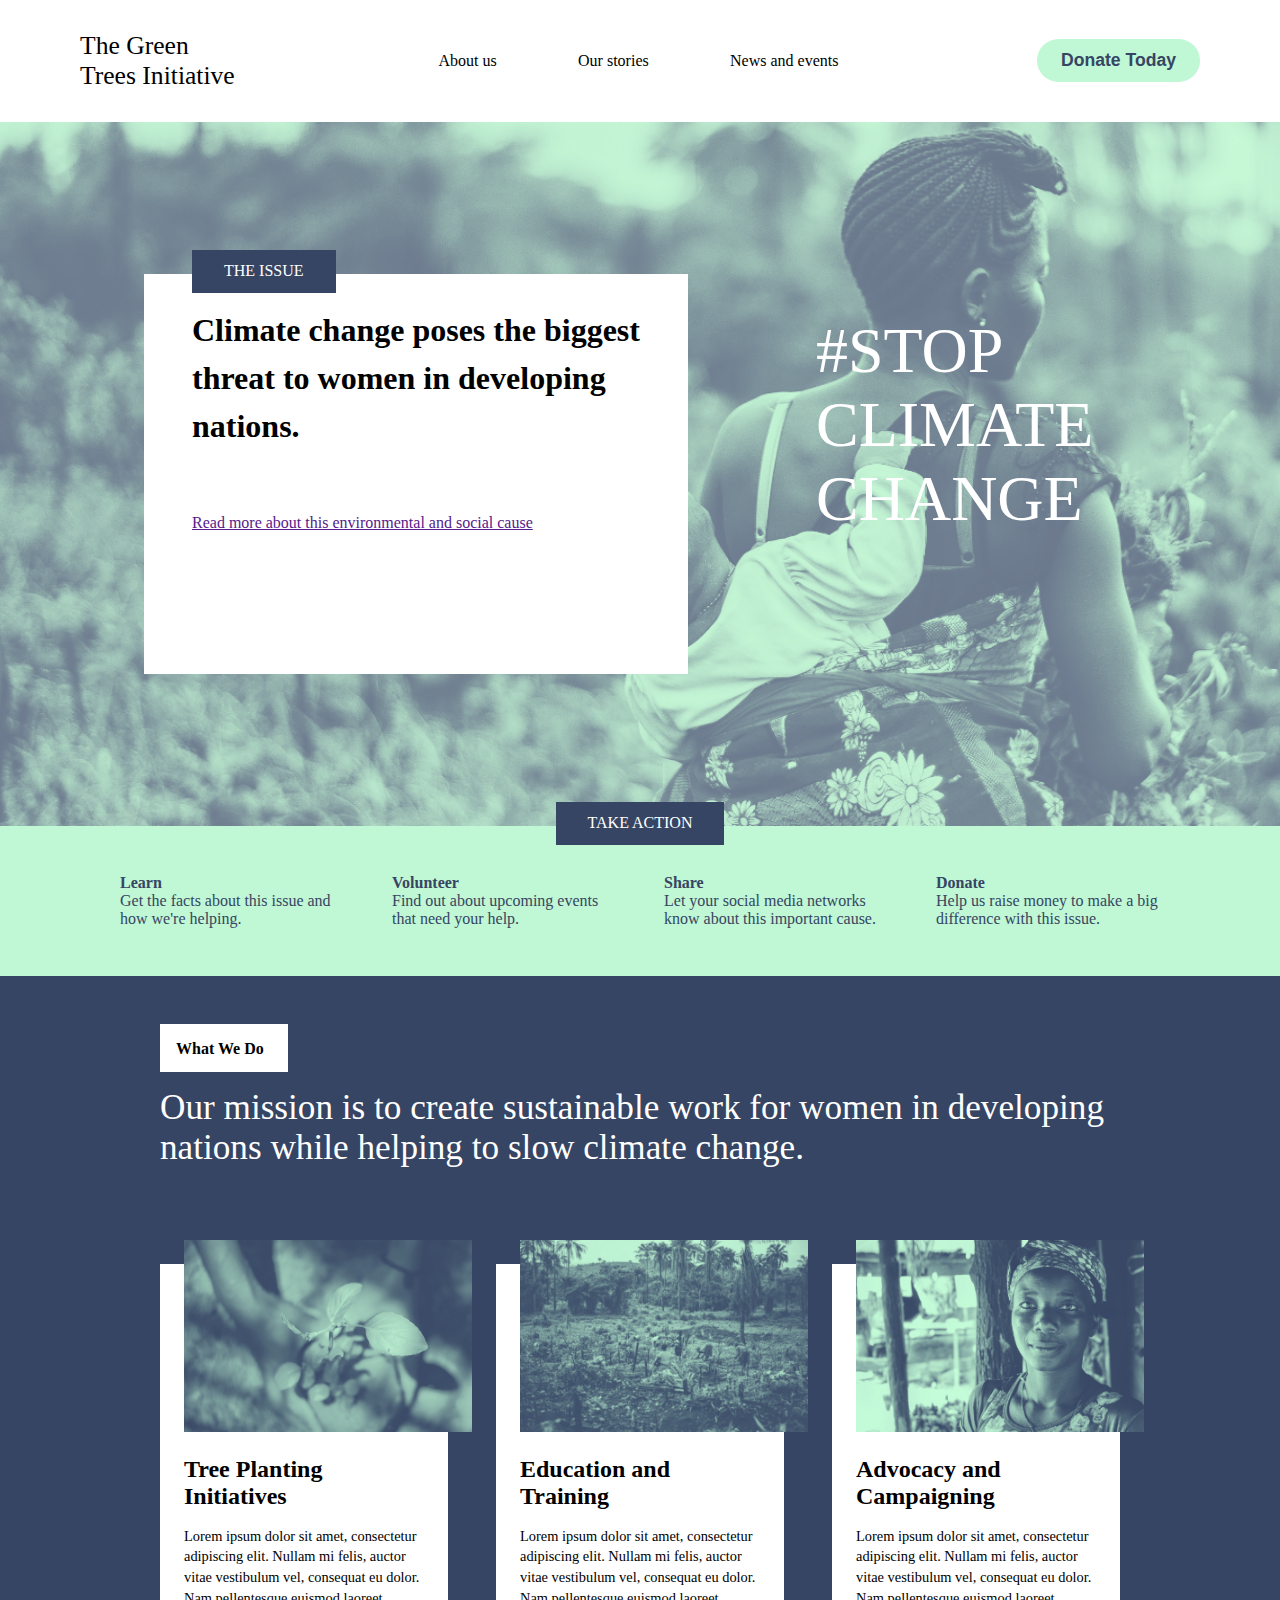
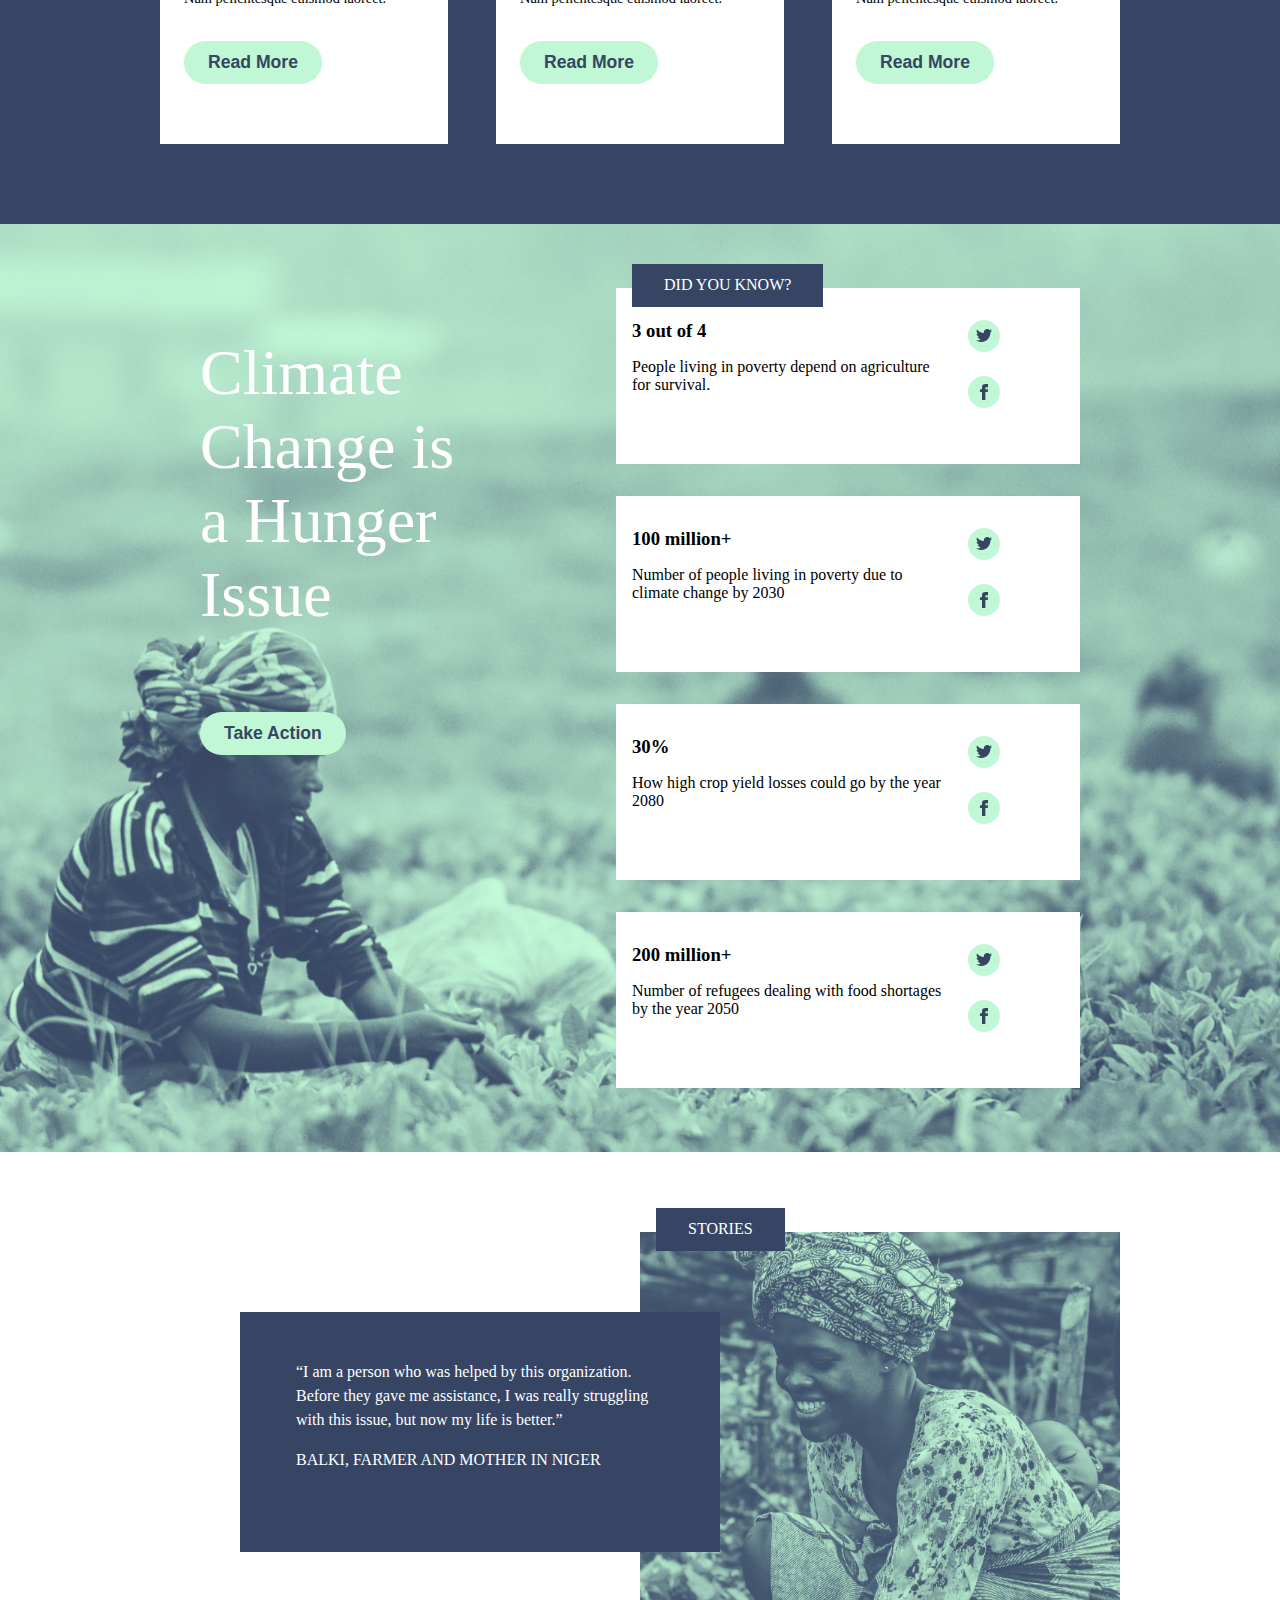
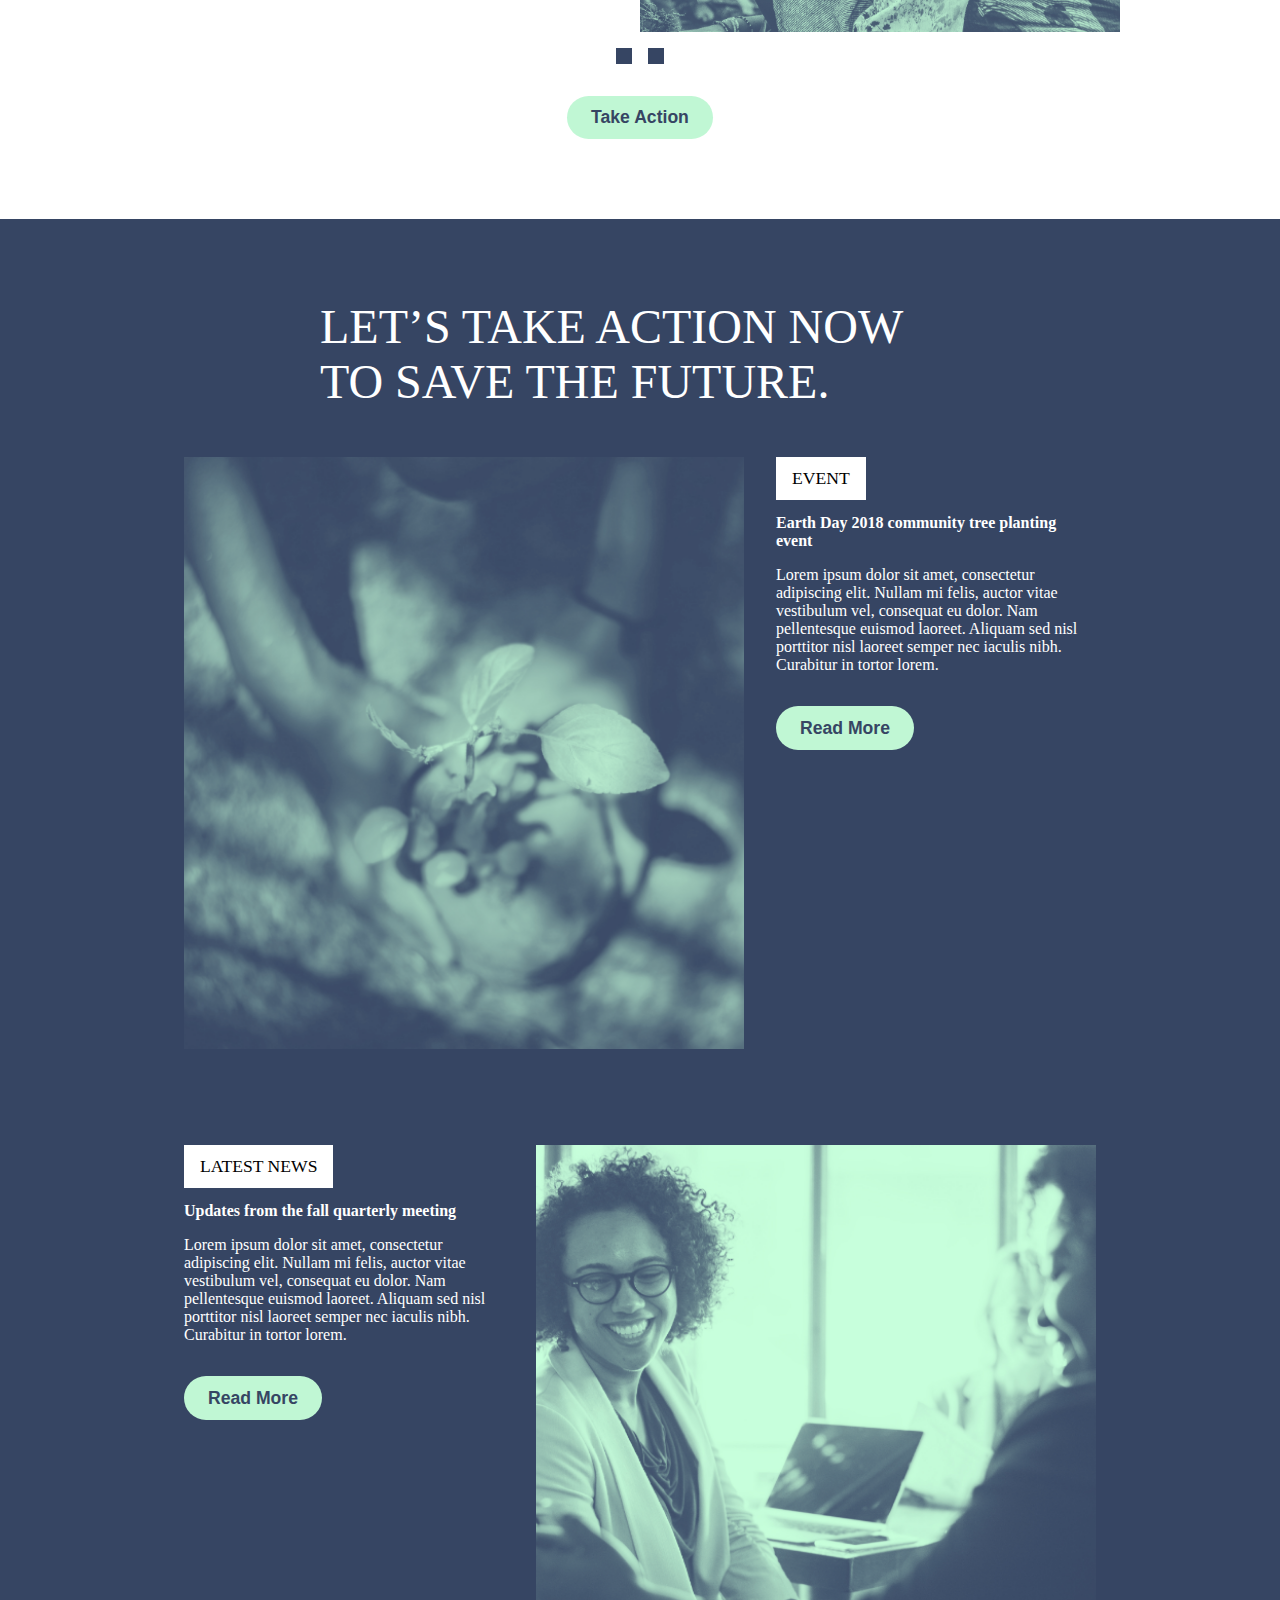
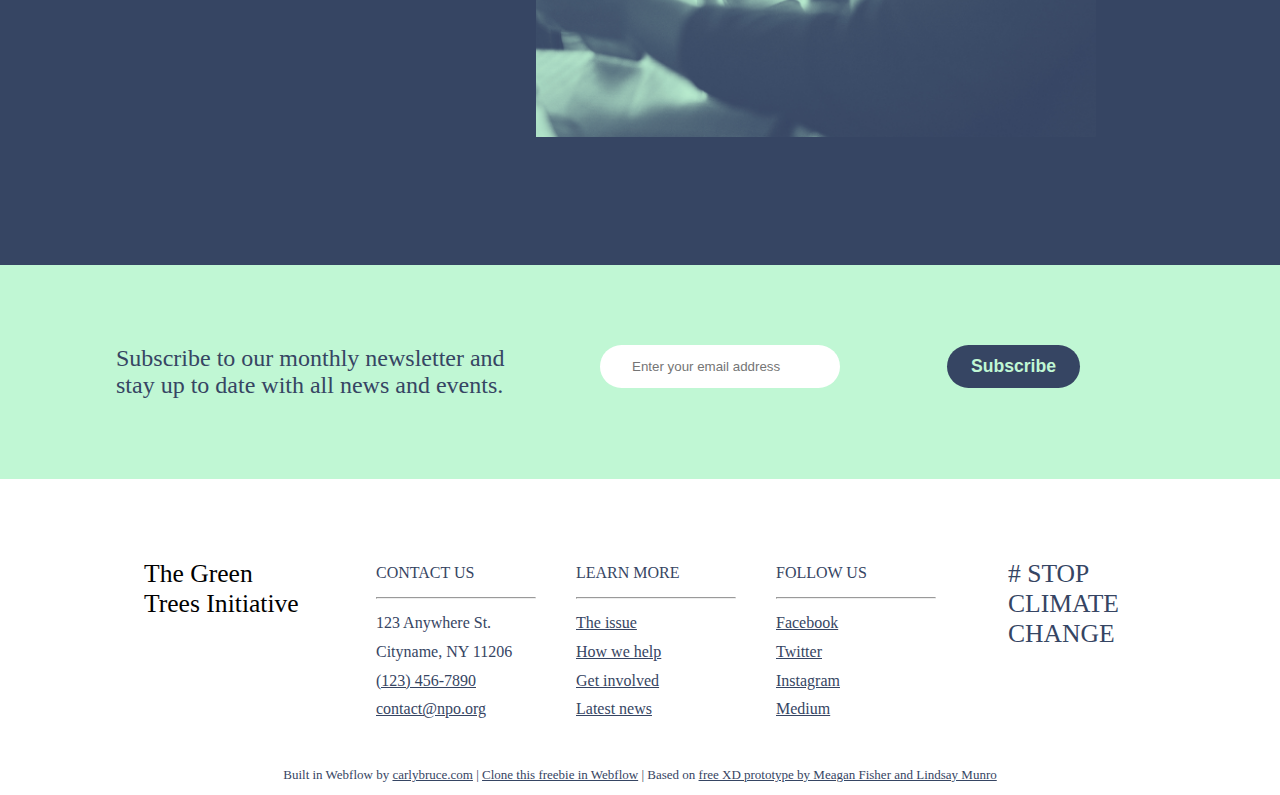
<file: index.html>
<!DOCTYPE html>
<html lang="en">
  <head>
    <meta charset="UTF-8" />
    <meta name="viewport" content="width=device-width, initial-scale=1.0" />
    <link rel="stylesheet" href="https://cdnjs.cloudflare.com/ajax/libs/font-awesome/6.5.2/css/all.min.css">
    <link rel="stylesheet" href="./styles.css" />
    <title>Nonprofit XD Freebie</title>
  </head>
  <body>
    <header class="header">
      <a href="" class="underline color"
        ><h1 class="header-heading">The Green Trees Initiative</h1></a
      >
      <div class="header-menu">
        <a href="./about.html" class="underline color">About us</a>
        <a href="./stories.html" class="underline color">Our stories</a>
        <a href="./newsAndEvents.html" class="underline color">News and events</a>
      </div>
      <div><button class="button">Donate Today</button></div>
      <i class="fa-solid fa-bars"></i>

    </header>
    <main>
      <section class="climate-section">
        <div class="climate-box">
          <div class="div-flex flex-start">
            <h4 class="heading issue-top">THE ISSUE</h4>
          </div>
          <p class="climate-content">
            Climate change poses the biggest threat to women in developing
            nations.
          </p>
          <a href=""
            >Read more about this environmental and social cause</a
          >
        </div>
        <div class="right-side">
          <p class="quote">#STOP CLIMATE CHANGE</p>
        </div>
      </section>

      <section class="action">
        <div class="div-flex flex-center">
          <h4 class="heading action-top">TAKE ACTION</h4>
        </div>
        <div class="all-flex">
          <div class="flex-2">
            <a href="" class="underline text-black square-box text-blue">
              <h4>Learn</h4>
              <p>Get the facts about this issue and how we're helping.</p>
            </a>
            <a href="" class="underline text-black square-box text-blue">
              <h4>Volunteer</h4>
              <p>Find out about upcoming events that need your help.</p>
            </a>
          </div>
          <div class="flex-2">
            <a href="" class="underline text-black square-box text-blue">
              <h4>Share</h4>
              <p>
                Let your social media networks know about this important cause.
              </p>
            </a>
            <a href="" class="underline text-black square-box text-blue">
              <h4>Donate</h4>
              <p>
                Help us raise money to make a big difference with this issue.
              </p>
            </a>
          </div>
        </div>
      </section>

      <section class="programs-section">
        <div class="head-text">
          <div class="div-flex flex-start ">
            <h4 class="heading-quote">What We Do</h4>
          </div>
          <p class="programs-content">
            Our mission is to create sustainable work for women in developing
            nations while helping to slow climate change.
          </p>
        </div>
        <div class="box-3">
          <div class="img-text">
            <div class="image-box image-1"></div>
            <div class="content">
              <h4>Tree Planting Initiatives</h4>
              <p class="space">
                Lorem ipsum dolor sit amet, consectetur adipiscing elit. Nullam
                mi felis, auctor vitae vestibulum vel, consequat eu dolor. Nam
                pellentesque euismod laoreet.
              </p>
              <div><button class="button">Read More</button></div>
            </div>
          </div>
          <div class="img-text">
            <div class="image-box image-2"></div>
            <div class="content">
              <h4>Education and Training</h4>
              <p class="space">
                Lorem ipsum dolor sit amet, consectetur adipiscing elit. Nullam
                mi felis, auctor vitae vestibulum vel, consequat eu dolor. Nam
                pellentesque euismod laoreet.
              </p>
              <div><button class="button">Read More</button></div>
            </div>
          </div>
          <div class="img-text">
            <div class="image-box image-3"></div>
            <div class="content">
              <h4>Advocacy and Campaigning</h4>
              <p class="space">
                Lorem ipsum dolor sit amet, consectetur adipiscing elit. Nullam
                mi felis, auctor vitae vestibulum vel, consequat eu dolor. Nam
                pellentesque euismod laoreet.
              </p>
              <div><button class="button">Read More</button></div>
            </div>
          </div>
        </div>
      </section>

      <section class="did-you-know-section">
        <div class="c-4-left">
          <div class="quote text-white">Climate Change is a Hunger Issue</div>
          <div><button class="button">Take Action</button></div>
        </div>
        <div class="c-4-right">
          <div class="box-4">
            <div>
              <div class="div-flex">
                <h4 class="heading know-top">DID YOU KNOW?</h4>
              </div>
              <h3>3 out of 4</h3>
              <p class="space">
                People living in poverty depend on agriculture for survival.
              </p>
            </div>
            <div class="follow">
              <a href="" class="circle twitter"></a
              ><a href="" class="circle facebook"></a>
            </div>
          </div>
          <div class="box-4">
            <div>
              <h3>100 million+</h3>
              <p class="space">
                Number of people living in poverty due to climate change by 2030
              </p>
            </div>
            <div class="follow">
              <a href="" class="circle twitter"></a
              ><a href="" class="circle facebook"></a>
            </div>
          </div>
          <div class="box-4">
            <div>
              <h3>30%</h3>
              <p class="space">
                How high crop yield losses could go by the year 2080
              </p>
            </div>
            <div class="follow">
              <a href="" class="circle twitter"></a
              ><a href="" class="circle facebook"></a>
            </div>
          </div>
          <div class="box-4">
            <div>
              <h3>200 million+</h3>
              <p class="space">
                Number of refugees dealing with food shortages by the year 2050
              </p>
            </div>
            <div class="follow">
              <a href="" class="circle twitter"></a
              ><a href="" class="circle facebook"></a>
            </div>
          </div>
        </div>
      </section>

      <section class="stories-section">
        <div class="div-flex flex-center left">
          <div class="stories-content text-white">
            <p>
              “I am a person who was helped by this organization. Before they
              gave me assistance, I was really struggling with this issue, but
              now my life is better.”
            </p>
            <p class="space">BALKI, FARMER AND MOTHER IN NIGER</p>
          </div>
          <div class="stories-image">
            <div class="div-flex flex-start">
              <h4 class="heading stories-top">STORIES</h4>
            </div>
          </div>
        </div>
        <div class="div-flex squares space">
          <a href="" class="square"></a>
          <a href="" class="square"></a>
        </div>
        <div><button class="button">Take Action</button></div>
      </section>

      <article class="bg-blue article">
        <div class="article-heading text-white">LET’S TAKE ACTION NOW TO SAVE THE FUTURE.</div>
        <div class="article-contents">
          <div class="article-image event-image"></div>
          <div class="article-content">
            <div class="div-flex">
              <h4 class="heading-white-blue">EVENT</h4>
            </div>
            <div class="text-white">
              <h4>Earth Day 2018 community tree planting event</h4>
              <p class="space">
                Lorem ipsum dolor sit amet, consectetur adipiscing elit. Nullam
                mi felis, auctor vitae vestibulum vel, consequat eu dolor. Nam
                pellentesque euismod laoreet. Aliquam sed nisl porttitor nisl
                laoreet semper nec iaculis nibh. Curabitur in tortor lorem.
              </p>
              <div><button class="button">Read More</button></div>
            </div>
          </div>
        </div>
        <div class="article-contents">
          <div class="article-image news-image"></div>
          <div class="article-content">
            <div class="div-flex">
              <h4 class="heading-white-blue">LATEST NEWS</h4>
            </div>
            <div class="content text-white">
              <h4>Updates from the fall quarterly meeting</h4>
              <p class="space">
                Lorem ipsum dolor sit amet, consectetur adipiscing elit. Nullam
                mi felis, auctor vitae vestibulum vel, consequat eu dolor. Nam
                pellentesque euismod laoreet. Aliquam sed nisl porttitor nisl
                laoreet semper nec iaculis nibh. Curabitur in tortor lorem.
              </p>
              <div><button class="button">Read More</button></div>
            </div>
          </div>
        </div>
      </article>

      <section class="bg-green section-7">
        <p class="section-7-content text-blue">
            Subscribe to our monthly newsletter and stay up to date with all
            news and events.
            <div>
          <div class="input-button">
            <input type="text" placeholder="Enter your email address" class="email-input-box">
            <button class="subscribe-button">Subscribe</button>
          </div></div>
        </p>
      </section>
    </main>

    <footer class="footer">
      <div class="footer-content">
        <div class="header-heading">The Green Trees Initiative</div>
        <div class="footer-3-box">
          <div class="footer-box-3">
            <p class="text-blue">CONTACT US</p>
            <hr />
            <p class="text-blue">123 Anywhere St. Cityname, NY 11206</p>
            <a href="" class="decoration-none text-blue footer-a"
              >(123) 456-7890</a
            >
            <a href="" class="decoration-none text-blue footer-a"
              >contact@npo.org</a
            >
          </div>
          <div class="footer-box-3">
            <p class="text-blue">LEARN MORE</p>
            <hr />
            <a href="" class="decoration-none text-blue footer-a">The issue</a>
            <a href="" class="decoration-none text-blue footer-a"
              >How we help</a
            >
            <a href="" class="decoration-none text-blue footer-a"
              >Get involved</a
            >
            <a href="" class="decoration-none text-blue footer-a"
              >Latest news</a
            >
          </div>
          <div class="footer-box-3">
            <p class="text-blue">FOLLOW US</p>
            <hr />
            <a href="" class="decoration-none text-blue footer-a">Facebook</a>
            <a href="" class="decoration-none text-blue footer-a">Twitter</a>
            <a href="" class="decoration-none text-blue footer-a">Instagram</a>
            <a href="" class="decoration-none text-blue footer-a">Medium</a>
          </div>
        </div>
        <div class="quote text-blue"># STOP CLIMATE CHANGE</div>
      </div>

      <div class="text-blue footer-bottom">
        Built in Webflow by
        <a href="" class="text-blue footer-a">carlybruce.com</a> |
        <a href="" class="text-blue footer-a">Clone this freebie in Webflow</a>
        | Based on
        <a href="" class="text-blue footer-a"
          >free XD prototype by Meagan Fisher and Lindsay Munro</a
        >
      </div>
    </footer>
    
  </body>
</html>
</file>
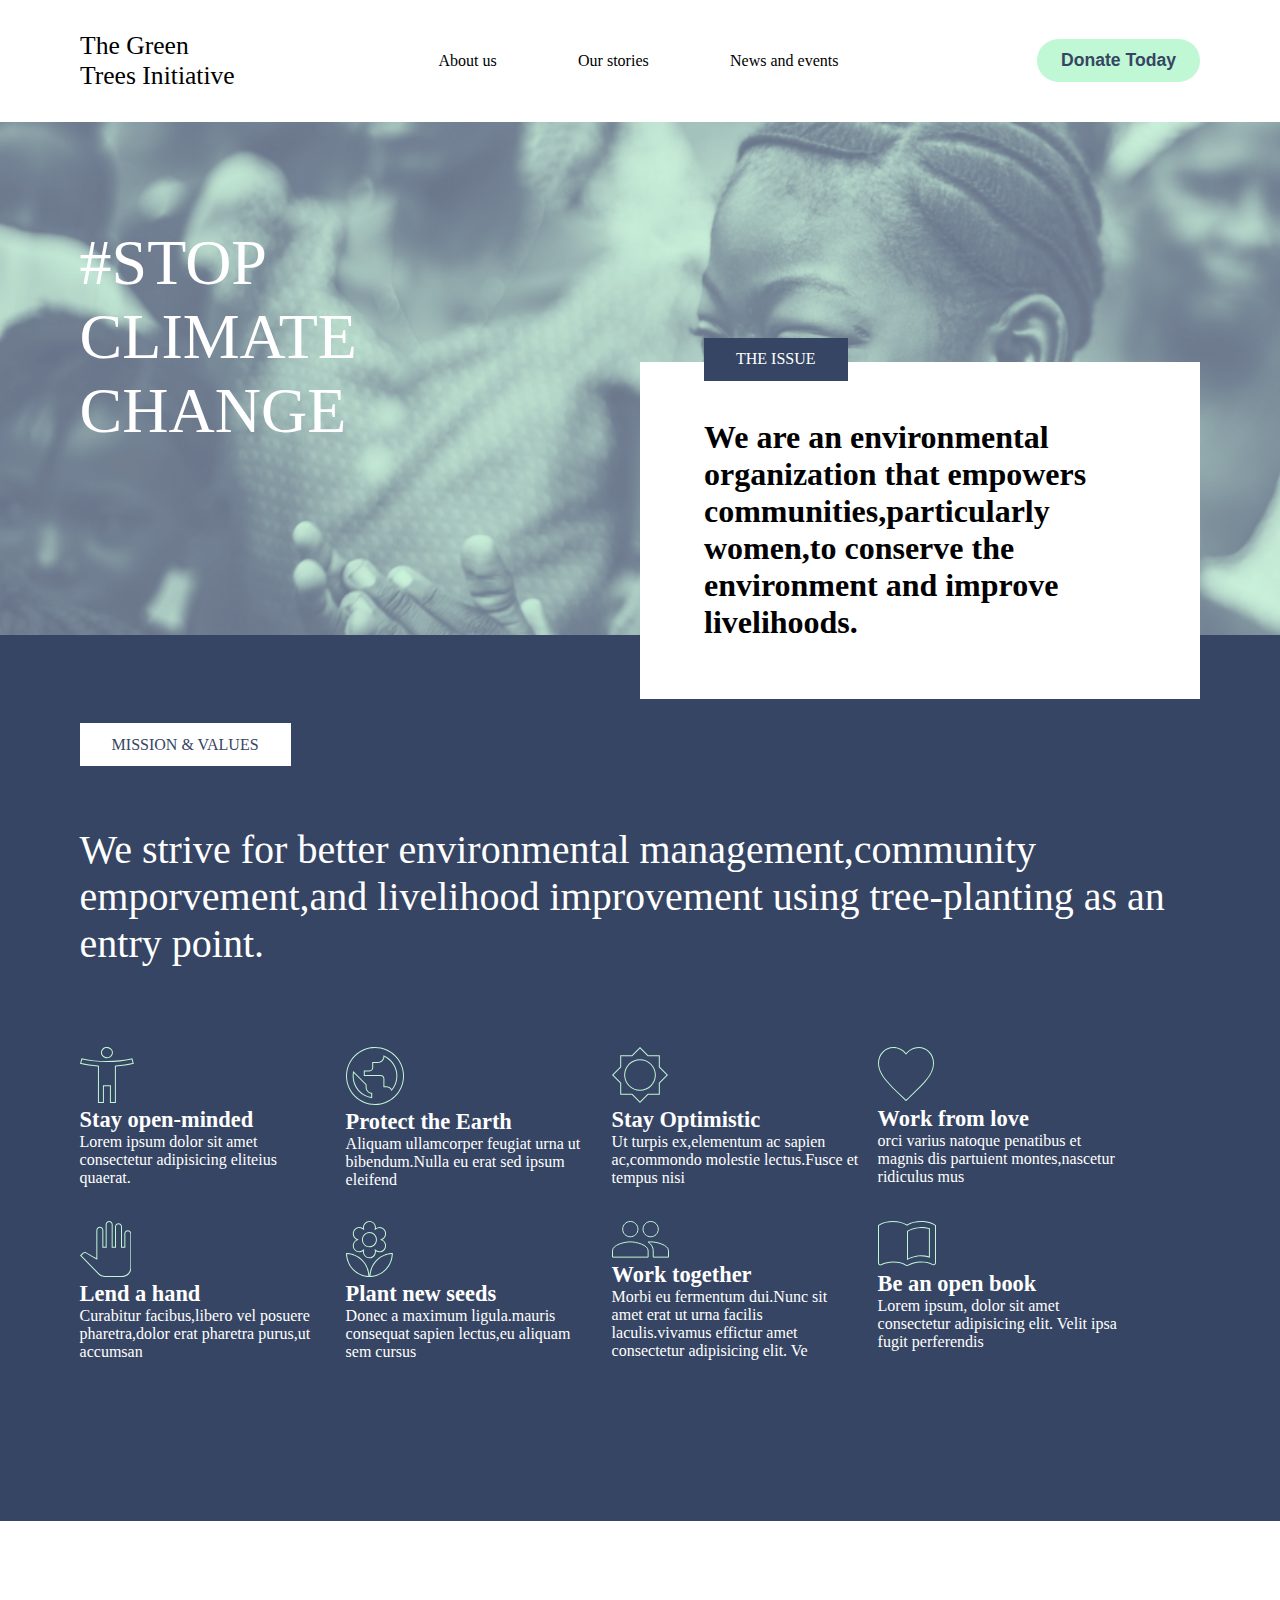
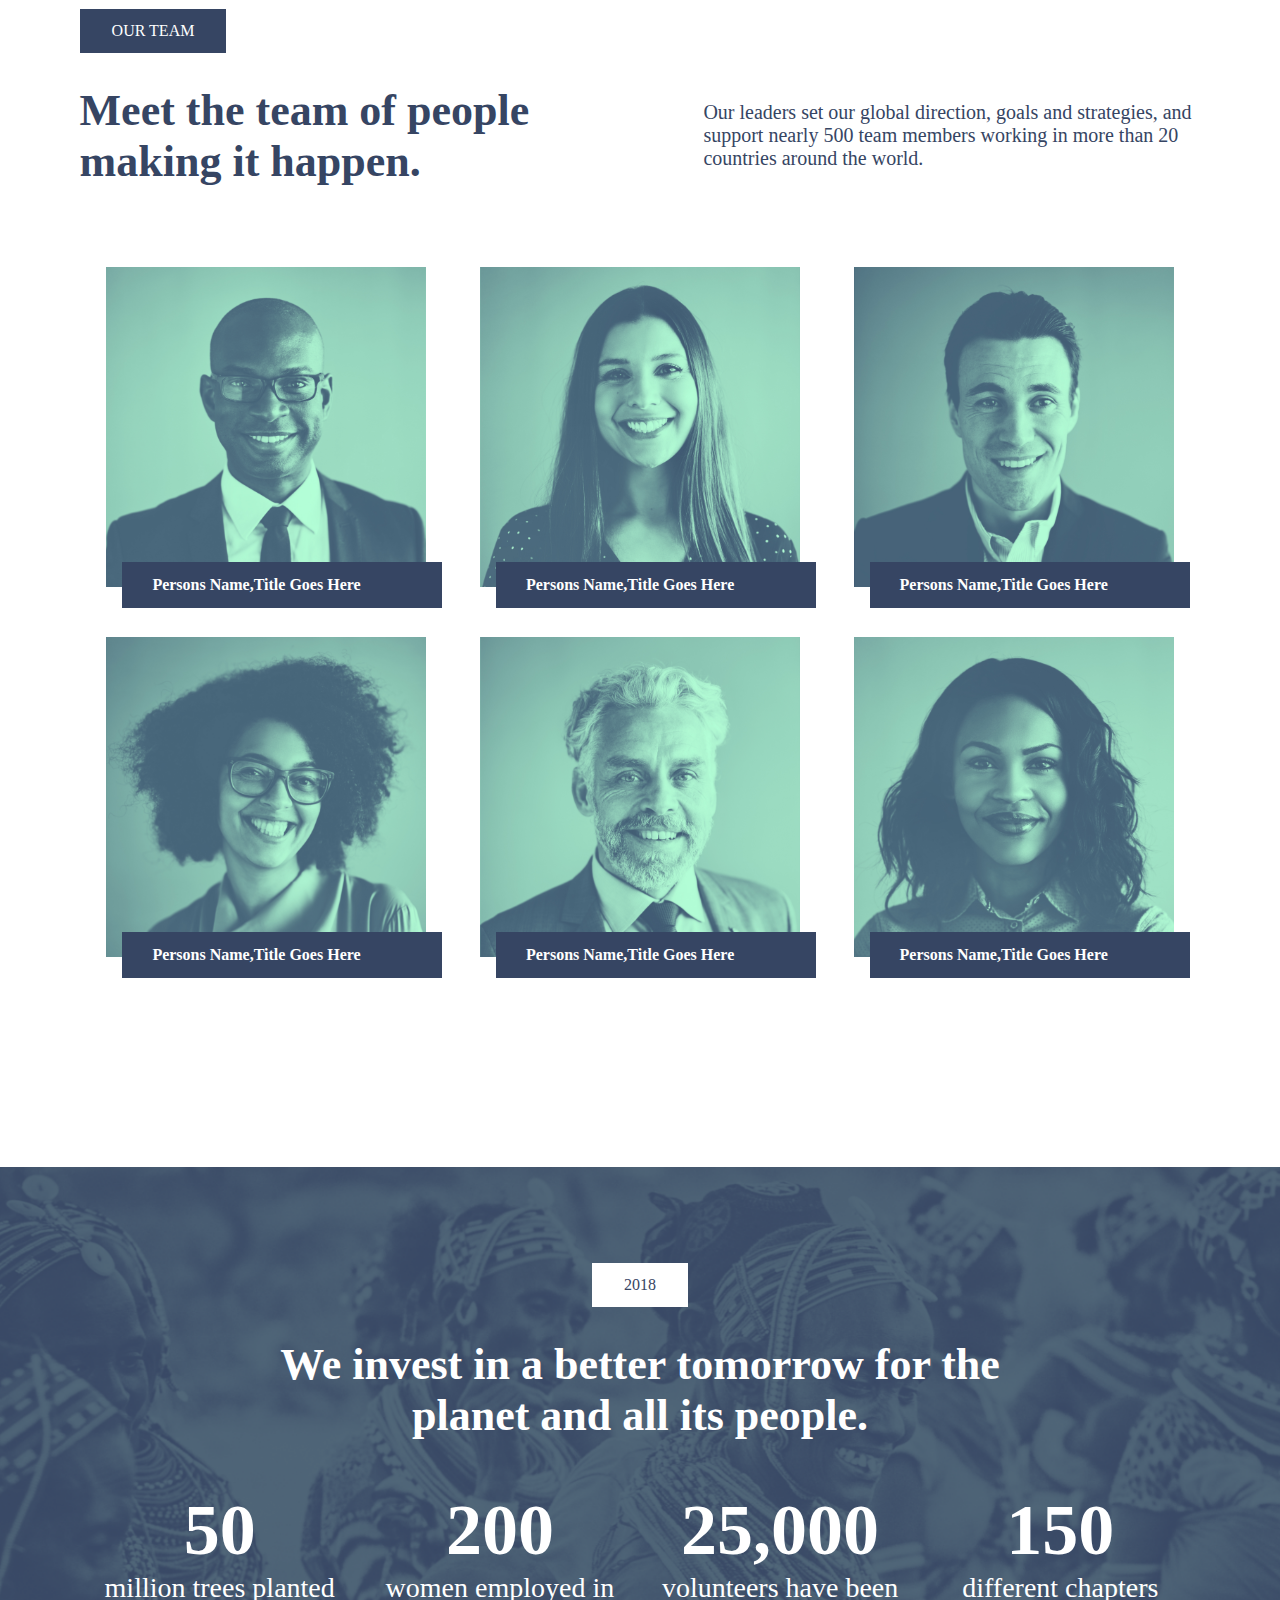
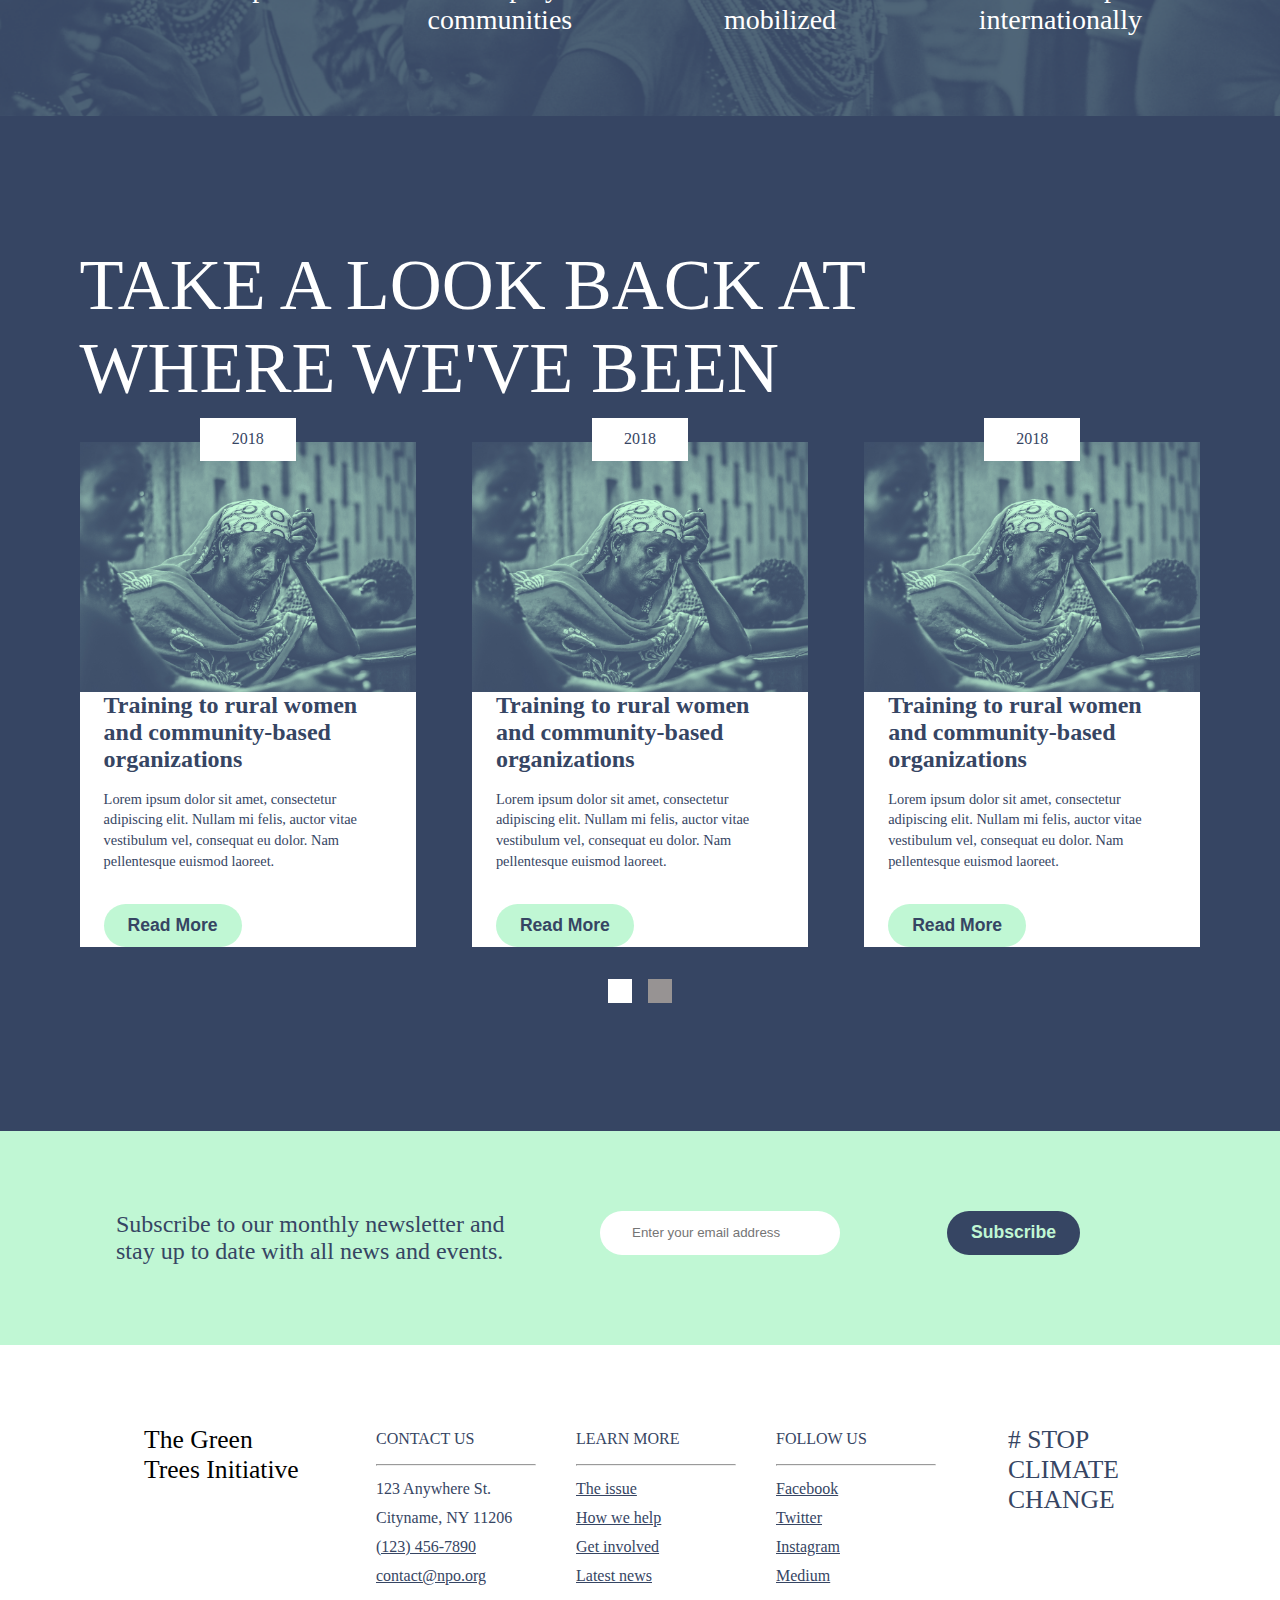
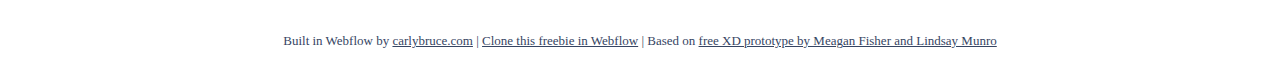
<file: about.html>
<!DOCTYPE html>
<html lang="en">
  <head>
    <meta charset="UTF-8" />
    <meta name="viewport" content="width=device-width, initial-scale=1.0" />
    <title>Document</title>
    <link rel="stylesheet" href="./aboutStyle.css" />
  </head>
  <body>
    <header class="header">
      <a href="" class="underline color"
        ><h1 class="header-heading">The Green Trees Initiative</h1></a
      >
      <div class="header-menu">
        <a href="./about.html" class="underline color">About us</a>
        <a href="" class="underline color">Our stories</a>
        <a href="" class="underline color">News and events</a>
      </div>
      <div><button class="button">Donate Today</button></div>
      <i class="fa-solid fa-bars"></i>
    </header>
    <main>
      <section class="climate-section">
        <div class="conatiner-width-margin-padding climate-container">
          <div class="climate-box">
            <div class="div-flex flex-start">
              <h4 class="heading issue-top">THE ISSUE</h4>
            </div>
            <p class="climate-content">
              We are an environmental organization that empowers
              communities,particularly women,to conserve the environment and
              improve livelihoods.
            </p>
          </div>
          <div class="right-side">
            <p class="quote">#STOP CLIMATE CHANGE</p>
          </div>
        </div>
      </section>

      <section class="mission-section">
        <div class="conatiner-width-margin-padding mission-container">
          <div class="mission-value">
            <h4 class="h4-flex">MISSION & VALUES</h4>
          </div>
          <h2 class="moto">
            We strive for better environmental management,community
            emporvement,and livelihood improvement using tree-planting as an
            entry point.
          </h2>
          <div class="values">
            <div class="climate-icons-conatiner">
              <img src="./assets/Icon person.png" alt="person" />
              <h3 class="font-mission">Stay open-minded</h3>
              <p>
                Lorem ipsum dolor sit amet consectetur adipisicing eliteius
                quaerat.
              </p>
            </div>
            <div class="climate-icons-conatiner">
              <img src="./assets/Icon earth.png" alt="earth" />
              <h3 class="font-mission">Protect the Earth</h3>
              <p>
                Aliquam ullamcorper feugiat urna ut bibendum.Nulla eu erat sed
                ipsum eleifend
              </p>
            </div>
            <div class="climate-icons-conatiner">
              <img src="./assets/Icon sun.png" alt="sun" />
              <h3 class="font-mission">Stay Optimistic</h3>
              <p>
                Ut turpis ex,elementum ac sapien ac,commondo molestie
                lectus.Fusce et tempus nisi
              </p>
            </div>
            <div class="climate-icons-conatiner">
              <img src="./assets/Icon heart.png" alt="heart" />
              <h3 class="font-mission">Work from love</h3>
              <p>
                orci varius natoque penatibus et magnis dis partuient
                montes,nascetur ridiculus mus
              </p>
            </div>
            <div class="climate-icons-conatiner">
              <img src="./assets/Icon hand.png" alt="hand" />
              <h3 class="font-mission">Lend a hand</h3>
              <p>
                Curabitur facibus,libero vel posuere pharetra,dolor erat
                pharetra purus,ut accumsan
              </p>
            </div>
            <div class="climate-icons-conatiner">
              <img src="./assets/Icon flower.png" alt="flower" />
              <h3 class="font-mission">Plant new seeds</h3>
              <p>
                Donec a maximum ligula.mauris consequat sapien lectus,eu aliquam
                sem cursus
              </p>
            </div>
            <div class="climate-icons-conatiner">
              <img src="./assets/Icon people.png" alt="people" />
              <h3 class="font-mission">Work together</h3>
              <p>
                Morbi eu fermentum dui.Nunc sit amet erat ut urna facilis
                laculis.vivamus effictur amet consectetur adipisicing elit. Ve
              </p>
            </div>
            <div class="climate-icons-conatiner">
              <img src="./assets/Icon book.png" alt="book" />
              <h3 class="font-mission">Be an open book</h3>
              <p>
                Lorem ipsum, dolor sit amet consectetur adipisicing elit. Velit
                ipsa fugit perferendis
              </p>
            </div>
          </div>
        </div>
      </section>

      <section class="team-section">
        <div class="conatiner-width-margin-padding">
          <div class="team">
            <h4 class="our-team">OUR TEAM</h4>
          </div>
          <div class="meet-the-people">
            <h2>Meet the team of people making it happen.</h2>
            <p>
              Our leaders set our global direction, goals and strategies, and
              support nearly 500 team members working in more than 20 countries
              around the world.
            </p>
          </div>
          <div class="people-name">
            <div class="image-title">
              <img
                src="./assets/Screen-Shot-2018-10-04-at-9.35.07-PM.png"
                alt=""
              />
              <h4 class="image-person-title">Persons Name,Title Goes Here</h4>
            </div>
            <div class="image-title">
              <img
                src="./assets/Screen-Shot-2018-10-04-at-9.35.17-PM.png"
                alt=""
              />
              <h4 class="image-person-title">Persons Name,Title Goes Here</h4>
            </div>
            <div class="image-title">
              <img
                src="./assets/Screen-Shot-2018-10-04-at-9.35.37-PM.png"
                alt=""
              />
              <h4 class="image-person-title">Persons Name,Title Goes Here</h4>
            </div>
            <div class="image-title">
              <img
                src="./assets/Screen-Shot-2018-10-04-at-9.36.04-PM.png"
                alt=""
              />
              <h4 class="image-person-title">Persons Name,Title Goes Here</h4>
            </div>
            <div class="image-title">
              <img
                src="./assets/Screen-Shot-2018-10-04-at-9.36.19-PM.png"
                alt=""
              />
              <h4 class="image-person-title">Persons Name,Title Goes Here</h4>
            </div>
            <div class="image-title">
              <img
                src="./assets/Screen-Shot-2018-10-04-at-9.37.13-PM.png"
                alt=""
              />
              <h4 class="image-person-title">Persons Name,Title Goes Here</h4>
            </div>
          </div>
        </div>
      </section>
      <section class="impact">
        <div class="conatiner-width-margin-padding">
          <div class="our-impact">
            <h4 class="our-impact-content">2018</h4>
          </div>
          <h2 class="h2-invest">
            We invest in a better tomorrow for the planet and all its people.
          </h2>
          <div class="impact-numbers">
            <div class="numbers">
              <h3>50</h3>
              <p>million trees planted</p>
            </div>
            <div class="numbers">
              <h3>200</h3>
              <p>women employed in communities</p>
            </div>
            <div class="numbers">
              <h3>25,000</h3>
              <p>volunteers have been mobilized</p>
            </div>
            <div class="numbers">
              <h3>150</h3>
              <p>different chapters internationally</p>
            </div>
          </div>
        </div>
      </section>
      <section class="training">
        <div class="conatiner-width-margin-padding">
          <div class="training-h2">
            <div>TAKE A LOOK BACK AT WHERE WE'VE BEEN</div>
          </div>
          <div class="box-3">
            <div class="img-text">
              <div class="our-training">
                <h4 class="our-training-content">2018</h4>
              </div>
              <div class="image-box image-1"></div>
              <div class="content">
                <h4>
                  Training to rural women and community-based organizations
                </h4>
                <p class="space">
                  Lorem ipsum dolor sit amet, consectetur adipiscing elit.
                  Nullam mi felis, auctor vitae vestibulum vel, consequat eu
                  dolor. Nam pellentesque euismod laoreet.
                </p>
                <div><button class="button">Read More</button></div>
              </div>
            </div>
            <div class="img-text">
              <div class="our-training">
                <h4 class="our-training-content">2018</h4>
              </div>
              <div class="image-box image-1"></div>
              <div class="content">
                <h4>
                  Training to rural women and community-based organizations
                </h4>
                <p class="space">
                  Lorem ipsum dolor sit amet, consectetur adipiscing elit.
                  Nullam mi felis, auctor vitae vestibulum vel, consequat eu
                  dolor. Nam pellentesque euismod laoreet.
                </p>
                <div><button class="button">Read More</button></div>
              </div>
            </div>
            <div class="img-text">
              <div class="our-training">
                <h4 class="our-training-content">2018</h4>
              </div>
              <div class="image-box image-1"></div>
              <div class="content">
                <h4>
                  Training to rural women and community-based organizations
                </h4>
                <p class="space">
                  Lorem ipsum dolor sit amet, consectetur adipiscing elit.
                  Nullam mi felis, auctor vitae vestibulum vel, consequat eu
                  dolor. Nam pellentesque euismod laoreet.
                </p>
                <div><button class="button">Read More</button></div>
              </div>
            </div>
          </div>
          <div class="square-boxes">
            <div class="square-box"></div>
            <div class="square-box"></div>
            <div class="square-box"></div>
            <div class="square-box"></div>
            <div class="square-box"></div>
            <div class="square-box"></div>
          </div>

        </div>
      </section>
         <section class="bg-green section-7">
  
        <p class="section-7-content text-blue">
            Subscribe to our monthly newsletter and stay up to date with all
            news and events.
            <div>
          <div class="input-button">
            <input type="text" placeholder="Enter your email address" class="email-input-box">
            <button class="subscribe-button">Subscribe</button>
          </div></div>
        </p>

      </section>
    </main>

    <footer class="footer">
      <div class="footer-content">
        <div class="header-heading">The Green Trees Initiative</div>
        <div class="footer-3-box">
          <div class="footer-box-3">
            <p class="text-blue">CONTACT US</p>
            <hr />
            <p class="text-blue">123 Anywhere St. Cityname, NY 11206</p>
            <a href="" class="decoration-none text-blue footer-a"
              >(123) 456-7890</a
            >
            <a href="" class="decoration-none text-blue footer-a"
              >contact@npo.org</a
            >
          </div>
          <div class="footer-box-3">
            <p class="text-blue">LEARN MORE</p>
            <hr />
            <a href="" class="decoration-none text-blue footer-a">The issue</a>
            <a href="" class="decoration-none text-blue footer-a"
              >How we help</a
            >
            <a href="" class="decoration-none text-blue footer-a"
              >Get involved</a
            >
            <a href="" class="decoration-none text-blue footer-a"
              >Latest news</a
            >
          </div>
          <div class="footer-box-3">
            <p class="text-blue">FOLLOW US</p>
            <hr />
            <a href="" class="decoration-none text-blue footer-a">Facebook</a>
            <a href="" class="decoration-none text-blue footer-a">Twitter</a>
            <a href="" class="decoration-none text-blue footer-a">Instagram</a>
            <a href="" class="decoration-none text-blue footer-a">Medium</a>
          </div>
        </div>
        <div class="quote text-blue"># STOP CLIMATE CHANGE</div>
      </div>

      <div class="text-blue footer-bottom">
        Built in Webflow by
        <a href="" class="text-blue footer-a">carlybruce.com</a> |
        <a href="" class="text-blue footer-a">Clone this freebie in Webflow</a>
        | Based on
        <a href="" class="text-blue footer-a"
          >free XD prototype by Meagan Fisher and Lindsay Munro</a
        >
      </div>
    </footer>
  </body>
</html>
</file>
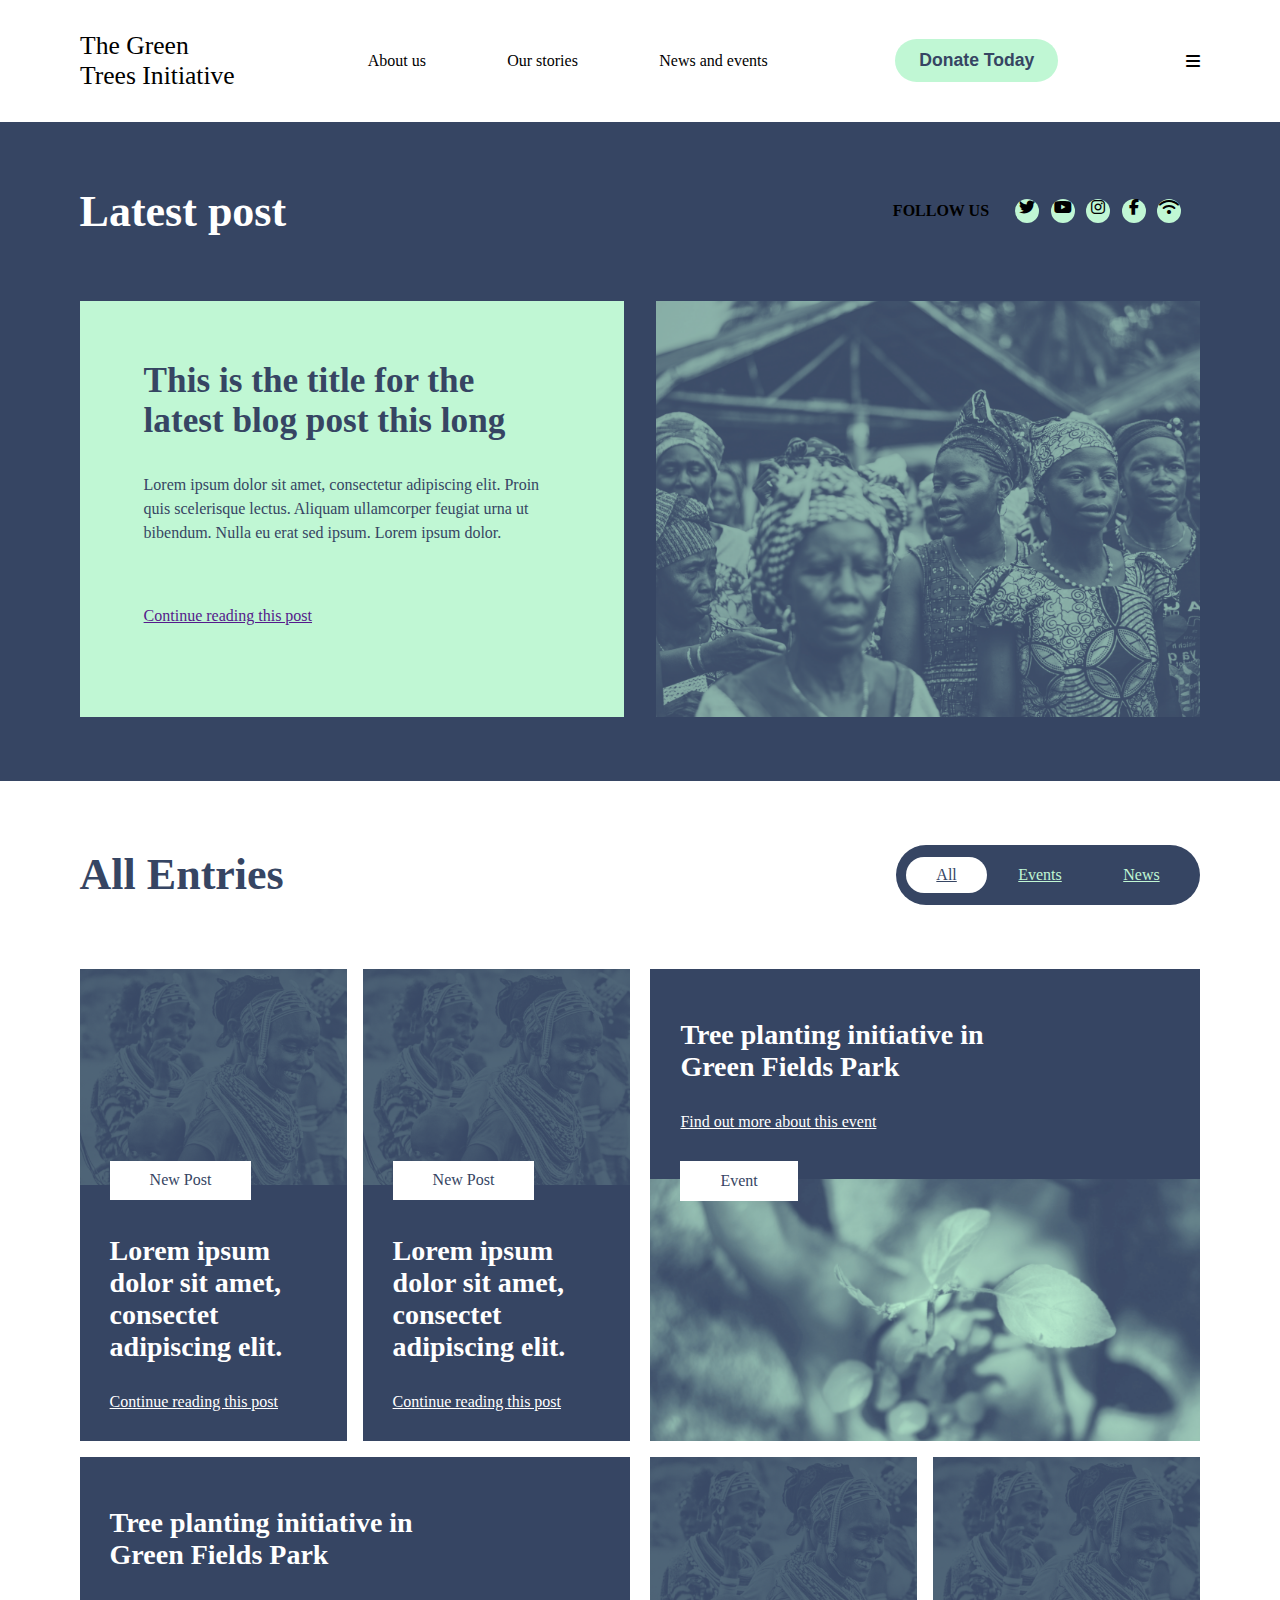
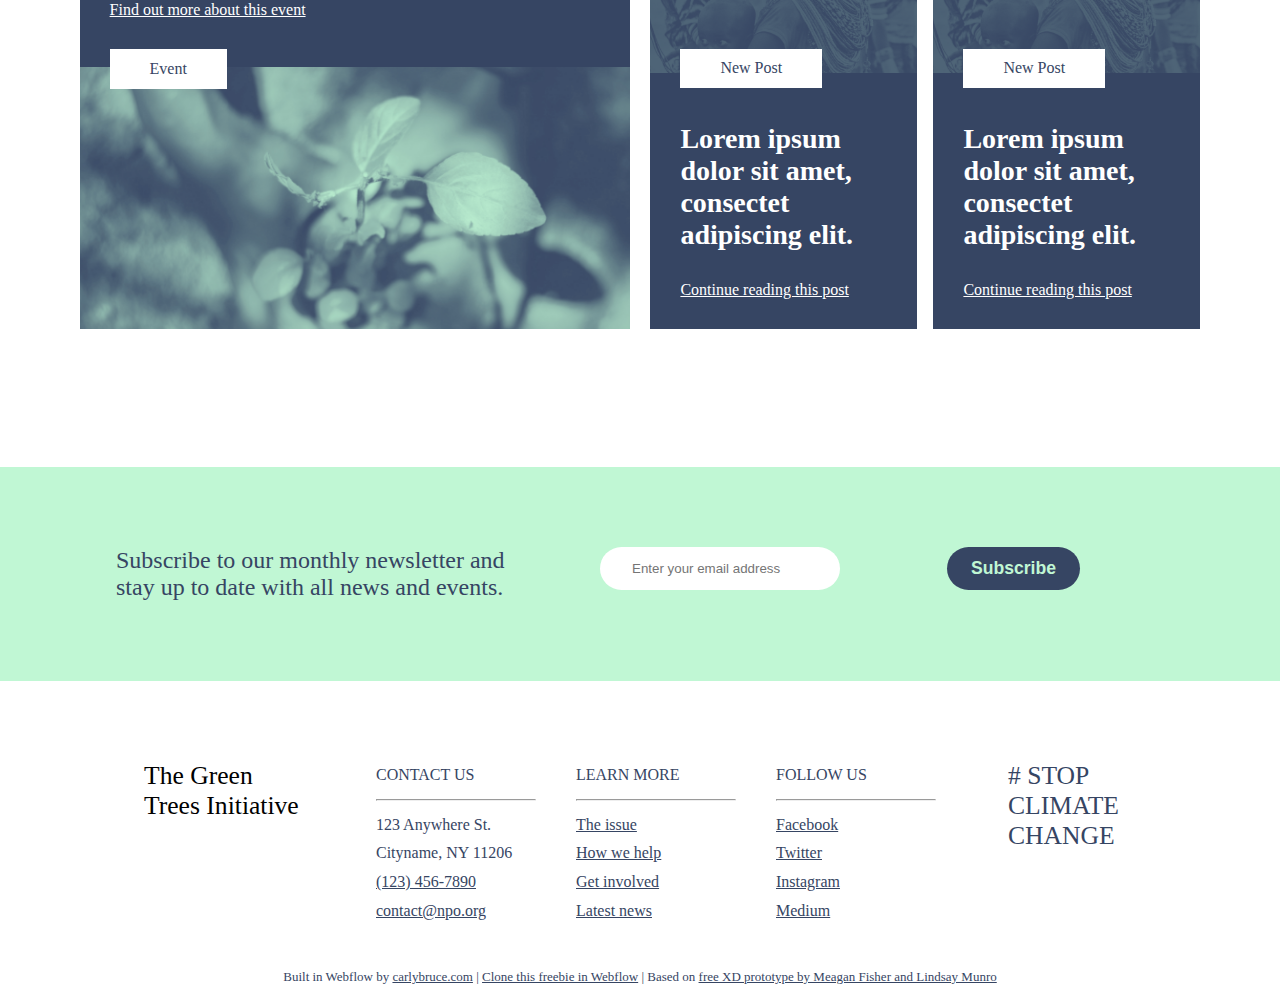
<file: newsAndEvents.html>
<!DOCTYPE html>
<html lang="en">
  <head>
    <meta charset="UTF-8" />
    <meta name="viewport" content="width=device-width, initial-scale=1.0" />
    <title>News and Events</title>
    <link rel="stylesheet" href="./newsStyle.css" />
    <link
      rel="stylesheet"
      href="https://cdnjs.cloudflare.com/ajax/libs/font-awesome/6.5.2/css/all.min.css"
    />
  </head>
  <body>
    <header class="header">
      <a href="" class="underline color"
        ><h1 class="header-heading">The Green Trees Initiative</h1></a
      >
      <div class="header-menu">
        <a href="./about.html" class="underline color">About us</a>
        <a href="" class="underline color">Our stories</a>
        <a href="" class="underline color">News and events</a>
      </div>
      <div><button class="button">Donate Today</button></div>
      <i class="fa-solid fa-bars"></i>
    </header>
    <section class="latest-news-section">
      <div class="conatiner-width-margin-padding latest-post">
        <h3 class="h3-news">Latest post</h3>
        <div class="icons">
          <h4>FOLLOW US</h4>
          <div class="icons-flex">
            <i class="circle-container fa-brands fa-twitter"></i>
            <i class="circle-container fa-brands fa-youtube"></i>
            <i class="circle-container fa-brands fa-instagram"></i>
            <i class="circle-container fa-brands fa-facebook-f"></i>
            <i class="circle-container fa-solid fa-wifi"></i>
          </div>
        </div>
      </div>
      <div class="conatiner-width-margin-padding">
        <div class="title-latest-post-container">
          <div class="title-content">
            <h2>This is the title for the latest blog post this long</h2>
            <p>
              Lorem ipsum dolor sit amet, consectetur adipiscing elit. Proin
              quis scelerisque lectus. Aliquam ullamcorper feugiat urna ut
              bibendum. Nulla eu erat sed ipsum. Lorem ipsum dolor.
            </p>
            <a href="">Continue reading this post</a>
          </div>
          <div class="title-img"></div>
        </div>
      </div>
    </section>
    <section class="entries-section">
      <div class="entries-container conatiner-width-margin-padding">
        <div class="entries-header-container">
          <h3 class="flood-std-font text-blue entries-heading">All Entries</h3>
          <div class="entries-menu-container bg-blue">
            <a href="" class="text-green"> All</a>

            <a href="" class="text-green">Events</a>

            <a href="" class="text-green">News</a>
          </div>
        </div>

        <div class="entries-content-container">
          <div class="post-entries-container">
            <div class="post-entries-content-box bg-blue">
              <div class="post-entries-image-container"></div>
              <div class="post-entries-content">
                <div class="div-flex post-entries-box">
                  <h4 class="heading bg-white text-blue">New Post</h4>
                </div>
                <h4
                  class="poynter-old-style-font text-white post-entries-content-heading"
                >
                  Lorem ipsum dolor sit amet, consectet adipiscing elit.
                </h4>
                <a href="" class="text-white">Continue reading this post</a>
              </div>
            </div>

            <div class="post-entries-content-box bg-blue">
              <div class="post-entries-image-container"></div>
              <div class="post-entries-content">
                <div class="div-flex post-entries-box">
                  <h4 class="heading bg-white text-blue">New Post</h4>
                </div>
                <h4
                  class="poynter-old-style-font text-white post-entries-content-heading"
                >
                  Lorem ipsum dolor sit amet, consectet adipiscing elit.
                </h4>
                <a href="" class="text-white">Continue reading this post</a>
              </div>
            </div>
          </div>

          <div class="event-entries-content-box bg-blue">
            <div class="event-entries-content">
              <h4
                class="poynter-old-style-font text-white event-entries-content-heading"
              >
                Tree planting initiative in Green Fields Park
              </h4>
              <a href="" class="text-white">Find out more about this event</a>

              <div class="div-flex">
                <h4 class="heading bg-white text-blue">Event</h4>
              </div>
            </div>
            <div class="event-entries-image-container"></div>
          </div>
        </div>

        <div class="entries-content-container">
          <div class="event-entries-content-box bg-blue">
            <div class="event-entries-content">
              <h4
                class="poynter-old-style-font text-white event-entries-content-heading"
              >
                Tree planting initiative in Green Fields Park
              </h4>
              <a href="" class="text-white">Find out more about this event</a>

              <div class="div-flex">
                <h4 class="heading bg-white text-blue">Event</h4>
              </div>
            </div>
            <div class="event-entries-image-container"></div>
          </div>

          <div class="post-entries-container">
            <div class="post-entries-content-box bg-blue">
              <div class="post-entries-image-container"></div>
              <div class="post-entries-content">
                <div class="div-flex post-entries-box">
                  <h4 class="heading bg-white text-blue">New Post</h4>
                </div>
                <h4
                  class="poynter-old-style-font text-white post-entries-content-heading"
                >
                  Lorem ipsum dolor sit amet, consectet adipiscing elit.
                </h4>
                <a href="" class="text-white">Continue reading this post</a>
              </div>
            </div>

            <div class="post-entries-content-box bg-blue">
              <div class="post-entries-image-container"></div>
              <div class="post-entries-content">
                <div class="div-flex post-entries-box">
                  <h4 class="heading bg-white text-blue">New Post</h4>
                </div>
                <h4
                  class="poynter-old-style-font text-white post-entries-content-heading"
                >
                  Lorem ipsum dolor sit amet, consectet adipiscing elit.
                </h4>
                <a href="" class="text-white">Continue reading this post</a>
              </div>
            </div>
          </div>
        </div>
      </div>
    </section>
          <section class="bg-green section-7">
        <p class="section-7-content text-blue">
            Subscribe to our monthly newsletter and stay up to date with all
            news and events.
            <div>
          <div class="input-button">
            <input type="text" placeholder="Enter your email address" class="email-input-box">
            <button class="subscribe-button">Subscribe</button>
          </div></div>
        </p>
      </section>
     <footer class="footer">
      <div class="footer-content">
        <div class="header-heading">The Green Trees Initiative</div>
        <div class="footer-3-box">
          <div class="footer-box-3">
            <p class="text-blue">CONTACT US</p>
            <hr />
            <p class="text-blue">123 Anywhere St. Cityname, NY 11206</p>
            <a href="" class="decoration-none text-blue footer-a"
              >(123) 456-7890</a
            >
            <a href="" class="decoration-none text-blue footer-a"
              >contact@npo.org</a
            >
          </div>
          <div class="footer-box-3">
            <p class="text-blue">LEARN MORE</p>
            <hr />
            <a href="" class="decoration-none text-blue footer-a">The issue</a>
            <a href="" class="decoration-none text-blue footer-a"
              >How we help</a
            >
            <a href="" class="decoration-none text-blue footer-a"
              >Get involved</a
            >
            <a href="" class="decoration-none text-blue footer-a"
              >Latest news</a
            >
          </div>
          <div class="footer-box-3">
            <p class="text-blue">FOLLOW US</p>
            <hr />
            <a href="" class="decoration-none text-blue footer-a">Facebook</a>
            <a href="" class="decoration-none text-blue footer-a">Twitter</a>
            <a href="" class="decoration-none text-blue footer-a">Instagram</a>
            <a href="" class="decoration-none text-blue footer-a">Medium</a>
          </div>
        </div>
        <div class="quote text-blue"># STOP CLIMATE CHANGE</div>
      </div>

      <div class="text-blue footer-bottom">
        Built in Webflow by
        <a href="" class="text-blue footer-a">carlybruce.com</a> |
        <a href="" class="text-blue footer-a">Clone this freebie in Webflow</a>
        | Based on
        <a href="" class="text-blue footer-a"
          >free XD prototype by Meagan Fisher and Lindsay Munro</a
        >
      </div>
    </footer>
  </body>
</html>
</file>
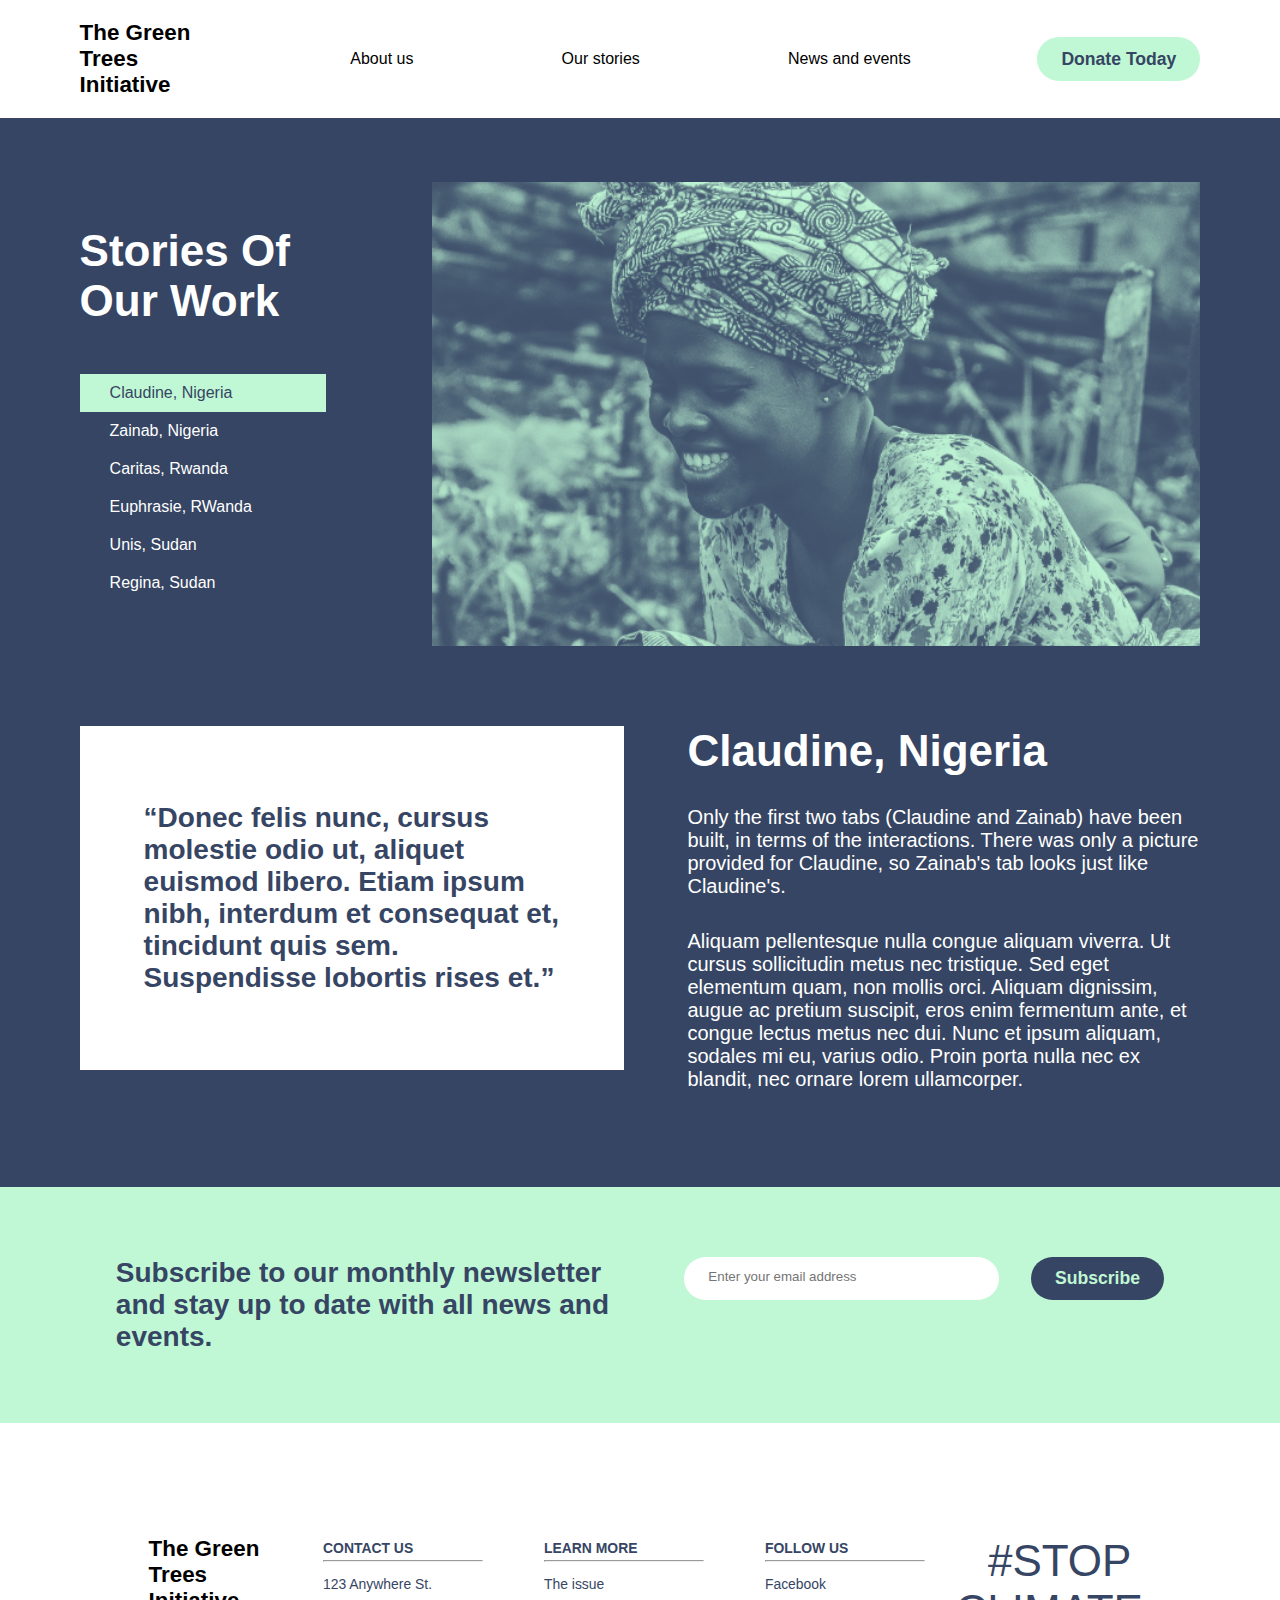
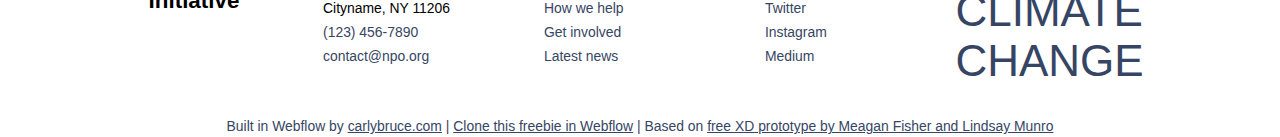
<file: stories.html>
<!DOCTYPE html>
<html lang="en">
  <head>
    <meta charset="UTF-8" />
    <meta name="viewport" content="width=device-width, initial-scale=1.0" />
    <link
      rel="stylesheet"
      href="https://cdnjs.cloudflare.com/ajax/libs/font-awesome/6.5.2/css/all.min.css"
    />
    <link rel="stylesheet" href="./storiesStyles.css" />
    <title>Story</title>
  </head>
  <body>
    <header class="header-section">
      <div class="header-container container-margin-padding">
        <a href="" class="decoration-none text-black"
          ><h1 class="header-heading">The Green Trees Initiative</h1></a
        >
        <div class="header-menu">
          <a href="" class="decoration-none text-black">About us</a>
          <a href="" class="decoration-none text-black">Our stories</a>
          <a href="" class="decoration-none text-black">News and events</a>
        </div>
        <div class="donate-button">
          <button class="button">Donate Today</button>
        </div>
        <i class="fa-solid fa-bars"></i>
      </div>
    </header>

    <main>
      <section class="our-story-section bg-blue">
        <div class="container-margin-padding">
          <div class="story-info-container">
            <div class="story-info-left-container">
              <h3 class="text-white ">Stories Of Our Work</h3>
              <a href="" class="heading bg-green text-blue decoration-none"
                >Claudine, Nigeria</a
              >
              <a href="" class="heading text-white decoration-none"
                >Zainab, Nigeria</a
              >
              <a href="" class="heading text-white decoration-none"
                >Caritas, Rwanda</a
              >
              <a href="" class="heading text-white decoration-none"
                >Euphrasie, RWanda</a
              >
              <a href="" class="heading text-white decoration-none"
                >Unis, Sudan</a
              >
              <a href="" class="heading text-white decoration-none"
                >Regina, Sudan</a
              >
            </div>
            <div class="our-story-image"></div>
          </div>

          <div class="about-story-container">
            <div
              class="about-story-left-container bg-white text-blue poynter-old-style-font"
            >
              “Donec felis nunc, cursus molestie odio ut, aliquet euismod
              libero. Etiam ipsum nibh, interdum et consequat et, tincidunt quis
              sem. Suspendisse lobortis rises et.”
            </div>

            <div class="about-story-right-container text-white">
              <h3 class="poynter-old-style-font">Claudine, Nigeria</h3>
              <p>
                Only the first two tabs (Claudine and Zainab) have been built,
                in terms of the interactions. There was only a picture provided
                for Claudine, so Zainab's tab looks just like Claudine's.
              </p>
              <p>
                Aliquam pellentesque nulla congue aliquam viverra. Ut cursus
                sollicitudin metus nec tristique. Sed eget elementum quam, non
                mollis orci. Aliquam dignissim, augue ac pretium suscipit, eros
                enim fermentum ante, et congue lectus metus nec dui. Nunc et
                ipsum aliquam, sodales mi eu, varius odio. Proin porta nulla nec
                ex blandit, nec ornare lorem ullamcorper.
              </p>
            </div>
          </div>
        </div>
      </section>

      <section class="bg-green subscribe-section">
        <div class="subscribe-container container-margin-padding">
          <p class="subscribe-message text-blue poynter-old-style-font">
            Subscribe to our monthly newsletter and stay up to date with all
            news and events.
          </p>
          <div>
            <div class="subscribe-form">
              <input
                type="text"
                placeholder="Enter your email address"
                class="email-input-box"
              />
              <button class="subscribe-button">Subscribe</button>
            </div>
          </div>
        </div>
      </section>
    </main>

    <footer class="footer">
      <div class="footer-container container-margin-padding">
        <div class="footer-content">
          <div class="header-heading">The Green Trees Initiative</div>
          <div class="footer-content-container">
            <div class="footer-content-sub-container">
              <h4 class="text-blue">CONTACT US</h4>
              <hr />
              <p class="text-blue">123 Anywhere St.</p>
              <p>Cityname, NY 11206</p>
              <a href="" class="decoration-none text-blue">(123) 456-7890</a>
              <a href="" class="decoration-none text-blue">contact@npo.org</a>
            </div>
            <div class="footer-content-sub-container">
              <h4 class="text-blue">LEARN MORE</h4>
              <hr />
              <a href="" class="decoration-none text-blue">The issue</a>
              <a href="" class="decoration-none text-blue">How we help</a>
              <a href="" class="decoration-none text-blue">Get involved</a>
              <a href="" class="decoration-none text-blue">Latest news</a>
            </div>
            <div class="footer-content-sub-container">
              <h4 class="text-blue">FOLLOW US</h4>
              <hr />
              <a href="" class="decoration-none text-blue footer-a">Facebook</a>
              <a href="" class="decoration-none text-blue footer-a">Twitter</a>
              <a href="" class="decoration-none text-blue footer-a"
                >Instagram</a
              >
              <a href="" class="decoration-none text-blue footer-a">Medium</a>
            </div>
          </div>
          <div class="motto text-blue flood-std-font">#STOP CLIMATE CHANGE</div>
        </div>

        <div class="text-blue footer-bottom">
          Built in Webflow by
          <a href="" class="text-blue footer-a">carlybruce.com</a> |
          <a href="" class="text-blue footer-a"
            >Clone this freebie in Webflow</a
          >
          | Based on
          <a href="" class="text-blue footer-a"
            >free XD prototype by Meagan Fisher and Lindsay Munro</a
          >
        </div>
      </div>
    </footer>
  </body>
</html>
</file>
<file: styles.css>
* {
  margin: 0;
  padding: 0;
  box-sizing: border-box;
}

body {
  font-size: 16px;
}

.header {
  width: 100%;
  height: 6em;
  margin: 1% auto;
  display: flex;
  justify-content: space-between;
  align-items: center;
  padding: 0 5rem;
}
.heading-white-blue {
  padding: 0.7rem 1rem;
  color: black;
  background-color: white;
  font-weight: 100;
  font-size: 1.1rem;
  margin-bottom: 0.8em;
}

.text-white {
  color: #fff;
}
.underline {
  text-decoration: none;
}

.button {
  border: none;
  padding: 0.7rem 1.5rem;
  color: hsl(220, 30%, 30%);
  background-color: hsl(142, 77%, 86%);
  border-radius: 5rem;
  font-weight: 700;
  font-size: 1.1rem;
}
.color {
  color: hsl(0, 0%, 0%);
}

.button:hover {
  background-color: hsl(220, 30%, 30%);
  color: hsl(142, 77%, 86%);
}

.header-menu {
  width: 25rem;
  display: flex;
  justify-content: space-between;
  align-items: center;
}

.header-heading {
  font-weight: 500;
  width: 10rem;
  font-size: 1.6rem;
}

.fa-bars {
  display: none;
}

.climate-section {
  height: 44em;
  width: 100%;
  background-image: url("./assets/annie-spratt-135307-unsplash.png");
  background-repeat: no-repeat;
  background-size: cover;
  background-position: right;
  display: flex;
  justify-content: center;
  align-items: center;
  column-gap: 10%;
}

.climate-box {
  width: 34em;
  height: 25em;
  padding: 2rem 3rem;
  position: relative;
  background-color: white;
}

.right-side {
  width: 20rem;
  height: 20rem;
}

.stories-content {
  color: #fff;
}
.heading {
  position: absolute;
  padding: 0.8rem 2rem;
  background-color: hsl(220, 30%, 30%);
  color: hsl(0, 0%, 100%);
  font-weight: 300;
}

.issue-top {
  top: -1.5rem;
}

.action-top {
  top: -1.5rem;
}

.climate-content {
  font-size: 2rem;
  font-weight: 550;
  line-height: 3rem;
  margin-bottom: 4rem;
}

.quote {
  font-size: 4rem;
  color: hsl(0, 0%, 100%);
}

.center {
  margin: 0 auto;
}

.div-flex {
  display: flex;
}

.flex-start {
  justify-content: flex-start;
}

.flex-center {
  justify-content: center;
}

.action {
  position: relative;
  padding: 3rem 0 0;
  background-color: hsl(142, 77%, 86%);
}

.all-flex {
  display: flex;
  justify-content: center;
  align-items: center;
  column-gap: 3rem;
  row-gap: 3rem;
  padding: 0 3rem 3rem;
}

.flex-2 {
  display: flex;
  justify-content: center;
  align-items: center;
  column-gap: 3rem;
}

.square-box {
  width: 14rem;
}
.bg-blue {
  background-color: hsl(220, 30%, 30%);
}

.text-blue {
  color: hsl(220, 30%, 30%);
}

.programs-section {
  height: 80%;
  display: flex;
  flex-direction: column;
  row-gap: 2rem;
  background-color: hsl(220, 30%, 30%);
  padding: 3rem 0;
  align-items: center;
}
.heading-quote {
  width: 8em;
  height: 3em;
  padding: 1em;
  background-color: #fff;
}

.heading-1 {
  padding: 0.8rem 2rem;
  background-color: hsl(0, 0%, 100%);
  color: hsl(220, 30%, 30%);
  font-weight: 300;
}

.head-text {
  width: 60rem;
}

.programs-content {
  font-size: 2.2rem;
  color: hsl(0, 0%, 100%);
  margin: 1rem 0 2rem;
}

.box-3 {
  width: 60rem;
  display: flex;
  justify-content: space-between;
  column-gap: 3rem;
}

.img-text {
  width: 18rem;
  height: 30rem;
  background-color: hsl(0, 0%, 100%);
  margin: 2rem 0;
  display: flex;
  flex-direction: column;
}

.image-box {
  position: relative;
  width: 100%;
  height: 40%;
  background-repeat: no-repeat;
  background-size: cover;
  top: -1.5rem;
  right: -1.5rem;
}

.image-1 {
  background-image: url("./assets/tree-planting.png");
  background-position: center;
}

.image-2 {
  background-image: url("./assets/education-training.png");
  background-position: center;
}

.image-3 {
  background-image: url("./assets/advocacy.png");
  background-position: right;
}

.img-text .content {
  margin: 0 1.5rem;
}

.img-text .content h4 {
  font-size: 1.5rem;
}

.img-text .content p {
  font-size: 0.9rem;
  line-height: 1.3rem;
}

.space {
  margin: 1rem 0 2rem;
}

.did-you-know-section {
  display: flex;
  justify-content: center;
  padding: 2rem 2rem;
  background-image: url("./assets/did-you-know-background.png");
  background-size: cover;
  background-repeat: no-repeat;
  background-position: left;
  column-gap: 10rem;
}

.box-4 {
  position: relative;
  width: 29rem;
  height: 11rem;
  background-color: hsl(0, 0%, 100%);
  margin: 2rem 0;
  padding: 2rem 1rem;
  display: flex;
}

.c-4-left {
  width: 16rem;
  margin: 5rem 0;
}

.know-top {
  position: absolute;
  top: -1.5rem;
}

.c-4-left .quote {
  font-size: 4rem;
  margin-bottom: 5rem;
}

.follow {
  display: flex;
  flex-direction: column;
  justify-content: space-between;
  margin: 0 4rem 1.5rem 1rem;
}

.circle {
  width: 2rem;
  height: 2rem;
  border-radius: 50%;
  background-color: hsl(142, 77%, 86%);
  border: 0.2rem solid hsl(142, 77%, 86%);
}

.circle:hover {
  border-color: hsl(220, 30%, 30%);
}

.twitter {
  background-image: url("./assets/iconmonstr-twitter-1.png");
  background-repeat: no-repeat;
  background-position: center;
}

.facebook {
  background-image: url("./assets/iconmonstr-facebook-1.png");
  background-repeat: no-repeat;
  background-position: center;
}

.stories-section {
  padding: 5rem 0rem;
  position: relative;
  display: flex;
  align-items: center;
  flex-direction: column;
  justify-content: space-evenly;
}

.stories-content {
  width: 30rem;
  height: 15rem;
  padding: 3rem 3.5rem;
  background-color: hsl(220, 30%, 30%);
  line-height: 1.5rem;
  align-self: center;
  position: relative;
  left: 5rem;
  z-index: 1;
}

.stories-image {
  position: relative;
  width: 30rem;
  height: 25rem;
  background-image: url("./assets/lady-baby.png");
  background-repeat: no-repeat;
  background-size: cover;
}

.stories-top {
  top: -1.5rem;
  margin: 0 1rem;
}

.squares {
  column-gap: 1rem;
}

.square {
  width: 1rem;
  height: 1rem;
  background-color: hsl(220, 30%, 30%);
}

.article {
  padding: 5rem 0;
  display: flex;
  flex-direction: column;
  align-items: center;
}

.article-heading {
  width: 40rem;
  font-size: 3rem;
  color: #fff;
}

.article-contents {
  padding: 3rem;
  display: flex;
  column-gap: 2rem;
  justify-content: center;
}

.article-content {
  width: 20rem;
}

.article-image {
  width: 35rem;
  height: 37rem;
  background-size: cover;
  background-position: center;
  background-repeat: no-repeat;
}

.event-image {
  background-image: url("./assets/tree-planting.png");
}

.news-image {
  background-image: url("./assets/meeting.png");
  order: 1;
}

.section-7 {
  display: flex;
  padding: 5rem 2rem;
  justify-content: space-evenly;
}

.section-7-content {
  width: 25rem;
  font-size: 1.5rem;
}

.input-button {
  width: 30rem;
  display: flex;
  justify-content: space-between;
}

.email-input-box {
  width: 15rem;
  border: none;
  padding: 0.8rem 2rem;
  border-radius: 2rem;
}

.subscribe-button {
  border: none;
  padding: 0.7rem 1.5rem;
  background-color: hsl(220, 30%, 30%);
  color: hsl(142, 77%, 86%);
  border-radius: 5rem;
  font-weight: 700;
  font-size: 1.1rem;
}

.subscribe-button:hover {
  color: hsl(220, 30%, 30%);
  background-color: hsl(0, 0%, 100%);
}

.footer {
  margin: 0 auto;
}

.footer-content {
  padding: 5rem 2rem 2rem;
  display: flex;
  justify-content: center;
  column-gap: 2rem;
}

.footer-3-box {
  width: 40rem;
  display: flex;
  justify-content: center;
  justify-content: space-evenly;
}

.bg-green {
  background-color: hsl(142, 77%, 86%);
}
.footer-3-box hr {
  margin: 0.6rem 0;
}

.footer-a:hover {
  color: hsl(0, 0%, 65%);
}

.footer-box-3 {
  width: 10rem;
  display: flex;
  flex-direction: column;
  line-height: 1.8rem;
}

.footer-content .header-heading {
  margin: 0;
}

.footer-content .quote {
  width: 8rem;
  font-size: 1.6rem;
}

.footer-bottom {
  font-size: small;
  margin: 0.7rem 0.5rem;
  text-align: center;
}

@media screen and (max-width: 990px) {
  .header {
    width: 70%;
    flex-wrap: wrap;
    padding: 0 2rem;
    column-gap: 3rem;
  }

  .header-menu {
    width: 20rem;
    order: 1;
  }

  .climate-section {
    height: 50rem;
    flex-direction: column-reverse;
  }

  .climate-box {
    width: 40rem;
    height: 20rem;
  }

  .all-flex {
    flex-wrap: wrap;
  }

  .box-3 {
    width: 35rem;
    flex-direction: column;
    row-gap: 1rem;
  }

  .img-text {
    width: 35rem;
    height: 26rem;
  }

  .head-text {
    width: 35rem;
  }

  .c-4-left {
    width: 14rem;
  }

  .c-4-left .quote {
    font-size: 3rem;
  }

  .programs-content {
    font-size: 1.5rem;
  }

  .did-you-know-section {
    column-gap: 2rem;
  }

  .stories-section {
    padding-top: 8rem;
  }

  .stories-section .left {
    flex-direction: column;
  }

  .stories-content {
    width: 30rem;
    height: 18rem;
    top: -5rem;
  }

  .stories-image {
    width: 30rem;
    height: 20rem;
    order: -1;
  }

  .stories-top {
    top: -5rem;
  }

  .article-content {
    width: 20rem;
  }

  .article-image {
    width: 18rem;
    height: 18rem;
  }

  .section-7 {
    align-items: center;
    row-gap: 2rem;
    flex-direction: column;
  }

  .section-7-content {
    width: 45rem;
  }

  .footer {
    width: 45rem;
  }

  .footer-content {
    flex-direction: column;
    align-items: center;
    row-gap: 2rem;
  }

  .footer-3-box {
    width: 45rem;
    justify-content: center;
    text-align: center;
  }
  .footer-content .header-heading {
    align-self: start;
  }

  .footer-content .quote {
    align-self: flex-end;
  }
}

@media screen and (max-width: 767px) {
  .header {
    width: 80%;
  }

  .climate-box {
    width: 25rem;
  }

  .box-3 {
    width: 25rem;
  }

  .img-text {
    width: 25rem;
    height: 26rem;
  }

  .head-text {
    width: 25rem;
  }

  .did-you-know-section {
    justify-content: center;
    padding: 2rem 2rem;
    flex-direction: column;
  }

  .c-4-left {
    width: 25rem;
    margin: 3rem 0;
  }

  .box-4 {
    width: 25rem;
    height: 10rem;
    justify-content: space-between;
  }

  .stories-content {
    width: 25rem;
    height: 14rem;
  }

  .stories-image {
    width: 25rem;
    height: 18rem;
  }

  .article-heading {
    width: 30rem;
    font-size: 2rem;
  }

  .article-contents {
    flex-direction: column;
  }

  .article-content {
    width: 30rem;
    position: relative;
  }

  .article-content .div-flex {
    justify-content: center;
  }

  .article-content .div-flex .heading-1 {
    position: absolute;
    top: -1.5rem;
  }

  .article-content .content {
    margin-top: 5rem;
  }

  .article-image {
    width: 30rem;
    height: 18rem;
  }

  .news-image {
    order: 0;
  }

  .section-7 {
    padding: 5rem 0;
  }

  .section-7-content {
    width: 25rem;
  }

  .input-button {
    width: 25rem;
    flex-direction: column;
    row-gap: 1rem;
  }

  .email-input-box {
    width: 25rem;
  }

  .footer {
    width: 25rem;
  }

  .footer-3-box {
    width: 25rem;
  }
}

@media screen and (max-width: 479px) {
  .header {
    padding: 0 1rem;
  }

  .header-menu {
    display: none;
  }

  .header .button {
    display: none;
  }

  .fa-bars {
    display: inline;
  }

  .climate-section {
    height: 30em;
    flex-direction: column-reverse;
    row-gap: 3rem;
    justify-content: space-evenly;
  }

  .climate-box {
    width: 95%;
    height: 10rem;
  }

  .climate-content {
    font-size: 1.3rem;
    font-weight: 550;
    line-height: 1.3rem;
    margin-bottom: 2rem;
  }

  .right-side {
    width: 95%;
    height: 10rem;
  }

  .quote {
    column-gap: 3rem;
    row-gap: 1rem;
    padding: 0;
    font-size: 3.4rem;
  }

  .all-flex {
    flex-wrap: wrap;
  }

  .flex-2 {
    width: 95%;
    column-gap: 1rem;
  }

  .head-text {
    width: 95%;
  }

  .programs-content {
    margin: 1rem 0 1rem;
  }

  .box-3 {
    width: 95%;
    flex-direction: column;
    row-gap: 1rem;
    align-items: center;
  }

  .img-text {
    width: 95%;
    height: 26rem;
    align-items: center;
    text-align: center;
  }

  .image-box {
    width: 70%;
    height: 50%;
    top: -2rem;
    right: 0;
  }

  .c-4-left {
    width: 90%;
    margin: 3rem 0;
  }

  .box-4 {
    width: 95%;
    height: 14rem;
    flex-direction: column;
    text-align: center;
  }

  .follow {
    flex-direction: row;
    justify-content: center;
    column-gap: 1rem;
  }

  .stories-section {
    padding: 5rem 1rem;
  }

  .stories-content {
    width: 95%;
    height: 19rem;
  }

  .stories-section .left {
    flex-direction: column;
  }

  .stories-image {
    width: 95%;
    height: 15rem;
  }

  .stories-top {
    top: -4rem;
  }

  .stories-image .div-flex {
    justify-content: center;
  }

  .stories-content {
    top: 1rem;
    left: 0;
  }

  .squares {
    margin-top: 3rem;
  }

  .article-heading {
    width: 95%;
    font-size: 2rem;
  }

  .article-contents {
    flex-direction: column;
  }

  .article-content {
    width: 95%;
    position: relative;
  }

  .article-content .div-flex {
    justify-content: center;
  }

  .article-content .div-flex .heading-1 {
    position: absolute;
    top: -1.5rem;
  }

  .article-content .content {
    margin-top: 5rem;
  }

  .article-image {
    width: 95%;
    height: 18rem;
  }

  .news-image {
    order: 0;
  }

  .section-7 {
    padding: 5rem 0.5rem;
  }

  .section-7-content {
    width: 95%;
  }

  .input-button {
    width: 100%;
    flex-direction: column;
    row-gap: 1rem;
  }

  .email-input-box {
    width: 100%;
  }

  .footer {
    width: 95%;
  }

  .footer-content {
    padding: 5rem 1rem 2rem;
  }

  .footer-3-box {
    width: 95%;
    flex-direction: column;
    align-self: flex-start;
    text-align: start;
  }

  .footer-content .quote {
    align-self: flex-start;
  }
}
</file>
<file: aboutStyle.css>
* {
  margin: 0;
  padding: 0;
  box-sizing: border-box;
}

body {
  font-size: 16px;
}

.header {
  width: 100%;
  height: 6em;
  margin: 1% auto;
  display: flex;
  justify-content: space-between;
  align-items: center;
  padding: 0 5rem;
}

.underline {
  text-decoration: none;
}

.button {
  border: none;
  padding: 0.7rem 1.5rem;
  color: hsl(220, 30%, 30%);
  background-color: hsl(142, 77%, 86%);
  border-radius: 5rem;
  font-weight: 700;
  font-size: 1.1rem;
}
.color {
  color: hsl(0, 0%, 0%);
}

.button:hover {
  background-color: hsl(220, 30%, 30%);
  color: hsl(142, 77%, 86%);
}

.header-menu {
  width: 25rem;
  display: flex;
  justify-content: space-between;
  align-items: center;
}

.header-heading {
  font-weight: 500;
  width: 10rem;
  font-size: 1.6rem;
}

.fa-bars {
  display: none;
}

.climate-section {
  background-image: url("./assets/annie-spratt-427339-unsplash.png");
  background-repeat: no-repeat;
  background-size: cover;
  padding: 6rem 0.625rem 5rem;
}
.climate-container {
  display: flex;
  justify-content: space-between;
  align-items: center;
  position: relative;
}

.climate-content {
  font-size: 2rem;
  font-weight: 550;
}

.climate-box {
  width: min(590px, 50%);
  padding: 3.6rem 4rem;
  position: relative;
  background-color: white;
  order: 1;
  bottom: -9rem;
}

.right-side {
  width: 20rem;
  height: 20rem;
}

.heading {
  position: absolute;
  padding: 0.8rem 2rem;
  background-color: hsl(220, 30%, 30%);
  color: hsl(0, 0%, 100%);
  font-weight: 300;
}

.issue-top {
  top: -1.5rem;
}

.quote {
  font-size: 4rem;
  color: hsl(0, 0%, 100%);
}
.conatiner-width-margin-padding {
  width: min(1140px, 100%);
  margin: 0 auto;
  padding: 0 0.6rem;
}
.mission-value {
  width: 100%;
  display: flex;
  justify-content: start;
  align-items: center;
}

.h4-flex {
  color: hsl(220, 30%, 30%);
  padding: 0.8rem 2rem;
  background-color: hsl(0, 0%, 100%);
  font-weight: 300;
}
.moto {
  padding: 1.5em 0 2em;
  font-size: 2.5em;
  font-weight: 400;
}
.values {
  display: flex;
  flex-wrap: wrap;
  column-gap: 1em;
  row-gap: 2rem;
}
.mission-section {
  background-color: hsl(220, 30%, 30%);
  color: white;
  padding: 5.5em 0em 10em;
}

.square-boxes {
  display: flex;
  justify-content: center;
  column-gap: 1em;
}
.square-box {
  width: 1.5em;
  height: 1.5em;
  background-color: rgb(151, 147, 147);
}
.square-boxes .square-box {
  display: none;
}
.square-boxes .square-box:first-child {
  display: block;
  background-color: white;
}
.square-boxes .square-box:nth-child(2) {
  display: block;
}

.climate-icons-conatiner {
  width: min(250px, 23%);
}
.font-mission {
  font-size: 1.4em;
}
.team {
  display: flex;
  justify-content: start;
  align-items: center;
}
.our-team {
  background-color: hsl(220, 30%, 30%);
  padding: 0.8rem 2rem;
  color: hsl(0, 0%, 100%);
  font-weight: 300;
}
.team-section {
  color: hsl(220, 30%, 30%);
  background-color: white;
  padding: 5.5em 0em 10em;
}
.meet-the-people {
  display: flex;
  margin: 2rem 0 5rem;
  column-gap: 0.6em;
  align-items: center;
  justify-content: space-between;
}
.people-name {
  display: flex;
  flex-wrap: wrap;
  justify-content: space-around;
}

.meet-the-people h2 {
  width: min(517px, 50%);
  font-size: 2.75em;
}
.meet-the-people p {
  width: min(497px, 50%);
  font-size: 1.25em;
  align-self: center;
}

.image-person-title {
  background-color: hsl(220, 30%, 30%);
  color: #fff;
  padding: 0.875em 0.6em 0.875em 1.875em;
  position: relative;
  top: -1.8em;
  right: -1em;
}

.impact {
  background-image: url("./assets/Impact\ Background.png");
  background-color: hsl(220, 30%, 30%);
  background-repeat: no-repeat;
  background-size: cover;
  padding: 6rem 0.625rem 5rem;
  color: #fff;
  text-align: center;
}
.our-impact {
  display: flex;
  justify-content: center;
  align-items: center;
  margin-bottom: 2em;
}

.our-impact-content {
  color: hsl(220, 30%, 30%);
  padding: 0.8rem 2rem;
  background-color: hsl(0, 0%, 100%);
  font-weight: 300;
}

.h2-invest {
  width: min(742px, 100%);
  font-size: 2.75em;
  margin: 0 auto;
}

.impact-numbers {
  margin-top: 3em;
  display: flex;
  flex-wrap: wrap;
  justify-content: space-around;
}

.numbers {
  width: min(250px, 50%);
}

.numbers h3 {
  font-size: 4.5rem;
}
.numbers p {
  font-size: 1.75rem;
}

.training {
  background-color: hsl(220, 30%, 30%);
  color: #fff;
  padding: 8em 0;
}

.training-h2 {
  width: min(847px, 100%);
  font-size: 4.5em;
}

.box-3 {
  display: flex;
  justify-content: space-between;
  column-gap: 3rem;
}
.img-text {
  width: min(341.28px, 30%);
  background-color: hsl(0, 0%, 100%);
  margin: 2rem 0;
  display: flex;
  flex-direction: column;
  position: relative;
}

.image-box {
  width: 100%;
  height: 250px;
  background-repeat: no-repeat;
  background-size: cover;
  top: -1.5rem;
  right: -1.5rem;
}
.image-1 {
  background-image: url("./assets/Image.png");
  background-position: center;
}
.img-text .content {
  margin: 0 1.5rem;
}

.img-text .content h4 {
  font-size: 1.5rem;
  color: hsl(220, 30%, 30%);
}

.img-text .content p {
  font-size: 0.9rem;
  line-height: 1.3rem;
  color: hsl(220, 30%, 30%);
}

.space {
  margin: 1rem 0 2rem;
}

.button {
  border: none;
  padding: 0.7rem 1.5rem;
  color: hsl(220, 30%, 30%);
  background-color: hsl(142, 77%, 86%);
  border-radius: 5rem;
  font-weight: 700;
  font-size: 1.1rem;
}

.our-training {
  display: flex;
  width: 100%;
  position: absolute;
  top: -1.5em;
  justify-content: center;
}

.our-training-content {
  color: hsl(220, 30%, 30%);
  padding: 0.8rem 2rem;
  background-color: hsl(0, 0%, 100%);
  font-weight: 300;
}
.bg-green {
  background-color: hsl(142, 77%, 86%);
}

.section-7 {
  display: flex;
  padding: 5rem 2rem;
  justify-content: space-evenly;
}
.section-7-content {
  width: 25rem;
  font-size: 1.5rem;
}
.text-blue {
  color: hsl(220, 30%, 30%);
}

.input-button {
  width: 30rem;
  display: flex;
  justify-content: space-between;
}
.email-input-box {
  width: 15rem;
  border: none;
  padding: 0.8rem 2rem;
  border-radius: 2rem;
}

.subscribe-button {
  border: none;
  padding: 0.7rem 1.5rem;
  background-color: hsl(220, 30%, 30%);
  color: hsl(142, 77%, 86%);
  border-radius: 5rem;
  font-weight: 700;
  font-size: 1.1rem;
}
.subscribe-button:hover {
  color: hsl(220, 30%, 30%);
  background-color: hsl(0, 0%, 100%);
}
.footer {
  margin: 0 auto;
}

.footer-content {
  padding: 5rem 2rem 2rem;
  display: flex;
  justify-content: center;
  column-gap: 2rem;
}

.footer-3-box {
  width: 40rem;
  display: flex;
  justify-content: center;
  justify-content: space-evenly;
}

.bg-green {
  background-color: hsl(142, 77%, 86%);
}
.footer-3-box hr {
  margin: 0.6rem 0;
}

.footer-a:hover {
  color: hsl(0, 0%, 65%);
}

.footer-box-3 {
  width: 10rem;
  display: flex;
  flex-direction: column;
  line-height: 1.8rem;
}

.footer-content .header-heading {
  margin: 0;
}

.footer-content .quote {
  width: 8rem;
  font-size: 1.6rem;
}

.footer-bottom {
  font-size: small;
  margin: 0.7rem 0.5rem;
  text-align: center;
}

@media screen and (max-width: 990px) {
  .header {
    width: 70%;
    flex-wrap: wrap;
    padding: 0 2rem;
    column-gap: 3rem;
  }
  .conatiner-width-margin-padding {
    width: min(660px, 100%);
  }
  .header-menu {
    width: 20rem;
    order: 1;
  }
  .climate-container {
    flex-direction: column;
    row-gap: 1em;
  }
  .climate-box {
    bottom: 0;
    width: 100%;
  }
  .climate-icons-conatiner {
    width: min(184px, 33%);
  }
  .meet-the-people h2 {
    font-size: 1.8em;
  }
  .image-title,
  .image-title img {
    width: min(269px);
  }
  .impact-numbers {
    flex-wrap: wrap;
  }
  .img-text:last-child {
    display: none;
  }
  .img-text {
    width: min(288px, 49%);
  }
  .square-box:nth-child(3) {
    display: block;
  }

  .section-7 {
    align-items: center;
    row-gap: 2rem;
    flex-direction: column;
  }

  .section-7-content {
    width: 45rem;
  }

  .footer {
    width: 45rem;
  }

  .footer-content {
    flex-direction: column;
    align-items: center;
    row-gap: 2rem;
  }

  .footer-3-box {
    width: 45rem;
    justify-content: center;
    text-align: center;
  }
  .footer-content .header-heading {
    align-self: start;
  }
}

@media screen and (max-width: 767px) {
  .climate-icons-conatiner {
    width: min(290px, 49%);
  }
  .values {
    justify-content: space-between;
  }

  .impact-numbers {
    flex-direction: column;
    align-items: center;
    row-gap: 2em;
  }
  .section-7 {
    padding: 5rem 0;
  }

  .section-7-content {
    width: 25rem;
  }

  .input-button {
    width: 25rem;
    flex-direction: column;
    row-gap: 1rem;
  }

  .email-input-box {
    width: 25rem;
  }

  .footer {
    width: 25rem;
  }

  .footer-3-box {
    width: 25rem;
  }
}

@media screen and (max-width: 479px) {
  .mission-value {
    width: 100%;
    justify-content: center;
  }
  .mission-container {
    text-align: center;
  }
  .values {
    justify-content: center;
  }
  .meet-the-people {
    flex-direction: column;
    row-gap: 1em;
  }
  .image-title,
  .image-title img {
    width: min(330px);
  }
  .section-7 {
    padding: 5rem 0.5rem;
  }

  .section-7-content {
    width: 95%;
  }

  .input-button {
    width: 100%;
    flex-direction: column;
    row-gap: 1rem;
  }

  .email-input-box {
    width: 100%;
  }

  .footer {
    width: 95%;
  }

  .footer-content {
    padding: 5rem 1rem 2rem;
  }

  .footer-3-box {
    width: 95%;
    flex-direction: column;
    align-self: flex-start;
    text-align: start;
  }

  .footer-content .quote {
    align-self: flex-start;
  }
}
</file>
<file: newsStyle.css>
* {
  margin: 0;
  padding: 0;
  box-sizing: border-box;
}

body {
  font-size: 16px;
}

.header {
  width: 100%;
  height: 6em;
  margin: 1% auto;
  display: flex;
  justify-content: space-between;
  align-items: center;
  padding: 0 5rem;
}

.underline {
  text-decoration: none;
}

.fa-bars {
  display: none;
}

.button {
  border: none;
  padding: 0.7rem 1.5rem;
  color: hsl(220, 30%, 30%);
  background-color: hsl(142, 77%, 86%);
  border-radius: 5rem;
  font-weight: 700;
  font-size: 1.1rem;
}
.color {
  color: hsl(0, 0%, 0%);
}

.button:hover {
  background-color: hsl(220, 30%, 30%);
  color: hsl(142, 77%, 86%);
}

.header-menu {
  width: 25rem;
  display: flex;
  justify-content: space-between;
  align-items: center;
}

.header-heading {
  font-weight: 500;
  width: 10rem;
  font-size: 1.6rem;
}

.fa-bars {
  display: none;
}
.conatiner-width-margin-padding {
  width: min(1140px, 100%);
  margin: 0 auto;
  padding: 0 0.6rem;
}

.latest-post {
  display: flex;
  justify-content: space-between;
  margin-bottom: 4em;
}
.icons {
  display: flex;
  justify-content: space-around;
  width: min(315px, 100%);
  align-items: center;
}
.latest-news-section {
  padding: 4em 0;
  background-color: hsl(220, 30%, 30%);
}

.h3-news {
  width: min(261px, 50%);
  font-size: 2.75em;
  color: #fff;
}
.icons-flex {
  display: flex;
  justify-content: space-evenly;
  width: 60%;
  align-items: center;
}
.circle-container {
  background-color: hsl(142, 77%, 86%);
  width: 1.5em;
  height: 1.5em;
  border-radius: 50%;
  display: flex;
  justify-content: center;
  align-items: center;
  text-align: center;
}
.title-latest-post-container {
  display: flex;
  justify-content: space-between;
}
.title-img {
  background-image: url("./assets/annie-spratt-427340-unsplash.png");
  background-repeat: no-repeat;
  background-size: cover;
  background-position: bottom;
  width: min(544px, 49%);
  height: 416px;
}
.title-content {
  width: min(544px, 49%);
  background-color: hsl(142, 77%, 86%);
  color: hsl(220, 30%, 30%);
  padding: 3.8em 4em;
}

.title-content h2 {
  font-size: 2.2em;
  margin-bottom: 0.9em;
}
.title-content p {
  margin-bottom: 3.9em;
  line-height: 1.5em;
}
/* entries section */
.entries-section {
  padding: 4rem 0 7.625rem;
}

.entries-header-container {
  display: flex;
  justify-content: space-between;
  align-items: center;
  margin-bottom: 4rem;
}

.entries-heading {
  font-size: 2.75rem;
}

.entries-menu-container {
  width: min(19.05rem, 50%);
  height: 3.75rem;
  padding: 0.625rem;
  border-radius: 2rem;
  display: flex;
  justify-content: space-around;
  align-items: center;
  text-align: center;
}

.entries-menu-container a {
  padding: 0.5625rem 1.875rem;
}

.entries-menu-container a:first-child {
  background-color: hsl(0, 0%, 100%);
  color: hsl(220, 30%, 30%);
  border-radius: 2rem;
}

.entries-content-container {
  display: flex;
  justify-content: space-between;
  column-gap: 1rem;
  margin-bottom: 1rem;
}

.post-entries-container {
  width: min(34.375rem, 50%);
  display: flex;
  justify-content: space-between;
  column-gap: 1rem;
}

.post-entries-content-box {
  width: min(16.7325rem, 50%);
}

.post-entries-image-container {
  width: 100%;
  height: 13.5rem;
  background-repeat: no-repeat;
  background-size: cover;
}

.post-entries-image-container {
  background-image: url("./assets/Impact\ Background.png");
  background-position: center;
}

.post-entries-content,
.event-entries-content {
  position: relative;
  padding: 3.125rem 1.875rem 1.875rem;
}

.post-entries-content .div-flex {
  position: absolute;
  top: -1.5rem;
}

.post-entries-content-heading,
.event-entries-content-heading {
  font-size: 1.75rem;
  margin-bottom: 1.875rem;
}

.event-entries-content-heading {
  width: 75%;
}

.event-entries-content-box {
  width: min(34.375rem, 50%);
  display: flex;
  flex-direction: column;
  justify-content: space-between;
}

.event-entries-content .div-flex {
  position: absolute;
  bottom: -2.5rem;
}

.event-entries-image-container {
  width: 100%;
  height: 16.375rem;
  background-repeat: no-repeat;
  background-size: cover;
}

.event-entries-image-container {
  background-image: url("assets/tree-planting.png");
  background-position: center;
}

.bg-white {
  background-color: white;
}

.bg-green {
  background-color: hsl(142, 77%, 86%);
}

.bg-blue {
  background-color: hsl(220, 30%, 30%);
}

.text-black {
  color: hsl(0, 0%, 0%);
}

.text-white {
  color: hsl(0, 0%, 100%);
}

.text-blue {
  color: hsl(220, 30%, 30%);
}

.text-green {
  color: hsl(142, 77%, 86%);
}
.heading {
  padding: 0.68rem 2.5rem;
  font-weight: 300;
}
.section-7 {
  display: flex;
  padding: 5rem 2rem;
  justify-content: space-evenly;
}
.section-7-content {
  width: 25rem;
  font-size: 1.5rem;
}
.text-blue {
  color: hsl(220, 30%, 30%);
}
.input-button {
  width: 30rem;
  display: flex;
  justify-content: space-between;
}

.email-input-box {
  width: 15rem;
  border: none;
  padding: 0.8rem 2rem;
  border-radius: 2rem;
}

.subscribe-button {
  border: none;
  padding: 0.7rem 1.5rem;
  background-color: hsl(220, 30%, 30%);
  color: hsl(142, 77%, 86%);
  border-radius: 5rem;
  font-weight: 700;
  font-size: 1.1rem;
}
.subscribe-button:hover {
  color: hsl(220, 30%, 30%);
  background-color: hsl(0, 0%, 100%);
}

.footer {
  margin: 0 auto;
}

.footer-content {
  padding: 5rem 2rem 2rem;
  display: flex;
  justify-content: center;
  column-gap: 2rem;
}

.footer-3-box {
  width: 40rem;
  display: flex;
  justify-content: center;
  justify-content: space-evenly;
}

.bg-green {
  background-color: hsl(142, 77%, 86%);
}
.footer-3-box hr {
  margin: 0.6rem 0;
}

.footer-a:hover {
  color: hsl(0, 0%, 65%);
}

.footer-box-3 {
  width: 10rem;
  display: flex;
  flex-direction: column;
  line-height: 1.8rem;
}

.footer-content .header-heading {
  margin: 0;
}

.footer-content .quote {
  width: 8rem;
  font-size: 1.6rem;
}

.footer-bottom {
  font-size: small;
  margin: 0.7rem 0.5rem;
  text-align: center;
}

@media screen and (max-width: 990px) {
  .icons {
    flex-direction: column;
    row-gap: 0.65em;
    align-items: flex-start;
  }
  .icons-flex {
    justify-content: space-between;
  }
  .title-content h2 {
    font-size: 1.7em;
  }
  .header {
    width: 70%;
    flex-wrap: wrap;
    padding: 0 2rem;
    column-gap: 3rem;
  }
  .title-img,
  .title-content {
    width: min(304px, 49%);
  }
  .title-content {
    padding: 2.6em;
  }
  .title-latest-post-container {
    column-gap: 1em;
    justify-content: center;
  }
  .header-menu {
    width: 20rem;
    order: 1;
  }
  .entries-content-container {
    flex-direction: column;
    row-gap: 1rem;
  }

  .post-entries-container {
    width: 100%;
  }

  .post-entries-content-box {
    width: 49%;
  }

  .event-entries-content-box {
    width: 100%;
  }

  .event-entries-content .div-flex {
    bottom: -1.5rem;
  }

  .section-7 {
    padding: 5rem 0;
  }

  .section-7-content {
    width: 25rem;
  }

  .input-button {
    width: 25rem;
    flex-direction: column;
    row-gap: 1rem;
  }

  .email-input-box {
    width: 25rem;
  }
  .footer {
    width: 45rem;
  }

  .footer-content {
    flex-direction: column;
    align-items: center;
    row-gap: 2rem;
  }

  .footer-3-box {
    width: 45rem;
    justify-content: center;
    text-align: center;
  }
  .footer-content .header-heading {
    align-self: start;
  }

  .footer-content .quote {
    align-self: flex-end;
  }
}

@media screen and (max-width: 767px) {
  .entries-header-container {
    flex-direction: column;
  }

  .post-content-left-container,
  .post-image {
    width: 100%;
  }

  .entries-menu-container {
    width: 100%;
  }

  .section-7-content {
    width: 25rem;
  }

  .input-button {
    width: 25rem;
    flex-direction: column;
    row-gap: 1rem;
  }

  .email-input-box {
    width: 25rem;
  }

  .footer {
    width: 25rem;
  }

  .footer-3-box {
    width: 25rem;
  }
  .title-latest-post-container {
    flex-direction: column-reverse;
    row-gap: 2em;
  }
  .title-content,
  .title-img {
    width: 100%;
  }
}

@media screen and (max-width: 479px) {
  .post-entries-container {
    flex-direction: column;
    row-gap: 1rem;
  }

  .post-entries-content-box {
    width: 100%;
  }
  .section-7 {
    padding: 5rem 0.5rem;
  }

  .section-7-content {
    width: 95%;
  }

  .input-button {
    width: 100%;
    flex-direction: column;
    row-gap: 1rem;
  }

  .email-input-box {
    width: 100%;
  }
  .footer {
    width: 95%;
  }

  .footer-content {
    padding: 5rem 1rem 2rem;
  }

  .footer-3-box {
    width: 95%;
    flex-direction: column;
    align-self: flex-start;
    text-align: start;
  }

  .footer-content .quote {
    align-self: flex-start;
  }
  .latest-post {
    flex-direction: column-reverse;
    row-gap: 0.9em;
  }
  .h3-news {
    width: 100%;
  }
  .header {
    padding: 0 1rem;
  }

  .header-menu {
    display: none;
  }

  .header .button {
    display: none;
  }

  .fa-bars {
    display: inline;
  }
}
</file>
<file: storiesStyles.css>
* {
  margin: 0;
  padding: 0;
  box-sizing: border-box;
}

body {
  font-size: 16px;
}

.header {
  width: 100%;
  height: 6em;
  margin: 1% auto;
  display: flex;
  justify-content: space-between;
  align-items: center;
  padding: 0 5rem;
}

.underline {
  text-decoration: none;
}

.button {
  border: none;
  padding: 0.7rem 1.5rem;
  color: hsl(220, 30%, 30%);
  background-color: hsl(142, 77%, 86%);
  border-radius: 5rem;
  font-weight: 700;
  font-size: 1.1rem;
}
.color {
  color: hsl(0, 0%, 0%);
}

.button:hover {
  background-color: hsl(220, 30%, 30%);
  color: hsl(142, 77%, 86%);
}

.header-menu {
  width: 25rem;
  display: flex;
  justify-content: space-between;
  align-items: center;
}

.header-heading {
  font-weight: 500;
  width: 10rem;
  font-size: 1.6rem;
}

.fa-bars {
  display: none;
}

/* @font-face {
  font-family: "Komet Medium";
  src: local("fonts"), local("fonts"),
    url("fonts/komet-medium.woff2") format("woff2");
  font-weight: normal;
  font-style: normal;
  font-display: swap;
}

@font-face {
  font-family: "Komet Light";
  src: local("fonts"), local("fonts"),
    url("fonts/Komet\ Light.woff2") format("woff2");
  font-weight: normal;
  font-style: normal;
  font-display: swap;
}

@font-face {
  font-family: "Flood Std";
  src: local("fonts"), local("fonts"),
    url("fonts/Flood\ Std.woff2") format("woff2");
  font-weight: 400;
  font-style: normal;
} */

.flood-std-font {
  font-family: "Flood Std", sans-serif;
}

.poynter-old-style-font {
  font-family: "Poynter Old Style", sans-serif;
}

body {
  font-family: "Komet Light", sans-serif;
  font-size: 16px;
}

.bg-white {
  background-color: white;
}

.bg-green {
  background-color: hsl(142, 77%, 86%);
}

.bg-blue {
  background-color: hsl(220, 30%, 30%);
}

.text-black {
  color: hsl(0, 0%, 0%);
}

.text-white {
  color: hsl(0, 0%, 100%);
}

.text-blue {
  color: hsl(220, 30%, 30%);
}

.text-green {
  color: hsl(142, 77%, 86%);
}

.decoration-none {
  text-decoration: none;
}

.div-flex {
  display: flex;
}

.flex-start {
  justify-content: flex-start;
}

.flex-center {
  justify-content: center;
}

.button {
  font-family: "Poynter Old Style", sans-serif;
  border: none;
  padding: 0.7rem 1.5rem;
  color: hsl(220, 30%, 30%);
  background-color: hsl(142, 77%, 86%);
  border-radius: 5rem;
  font-weight: 700;
  font-size: 1.1rem;
}

.heading {
  padding: 0.68rem 2.5rem;
  font-weight: 300;
}

.container-margin-padding {
  margin: 0 auto;
  width: min(100%, 71.25rem);
  padding: 0 0.6rem;
}

.header-section {
  margin: 1.25rem 0;
}

.header-container {
  margin: 1% auto;
  display: flex;
  justify-content: space-between;
  align-items: center;
}

.button:hover {
  background-color: hsl(220, 30%, 30%);
  color: hsl(142, 77%, 86%);
}

.header-heading {
  font-family: "Poynter Old Style", sans-serif;
  font-weight: 600;
  width: 9rem;
  font-size: 1.4rem;
}

.header-menu {
  width: 50%;
  display: flex;
  justify-content: space-between;
  align-items: center;
}

.fa-bars {
  display: none;
}

.our-story-section {
  padding: 4rem 0;
}

.story-info-container,
.about-story-container {
  display: flex;
  justify-content: space-between;
}

.story-info-container {
  margin-bottom: 5rem;
  align-items: center;
}

.story-info-left-container {
  display: flex;
  flex-direction: column;
  width: min(15.375rem, 25%);
}

.story-info-left-container h3 {
  font-size: 2.75rem;
  margin: 0 0 3rem;
}

.story-info-left-container .heading {
  padding: 0.625rem 0 0.625rem 1.875rem;
}

.our-story-image {
  width: min(48rem, 70%);
  height: min(28.99rem, 80vw);
  background-image: url("/assets/lady-baby.png");
  background-size: cover;
  background-repeat: no-repeat;
}

.about-story-left-container {
  width: min(34rem, 49%);
  font-size: 1.75rem;
  padding: 4.75rem 4rem;
  font-weight: bold;
  align-self: flex-start;
}

.about-story-right-container {
  width: min(32.06rem, 48%);
}

.about-story-right-container h3 {
  font-size: 2.75rem;
  margin-bottom: 1.875rem;
}

.about-story-right-container p {
  font-size: 1.25rem;
  margin-bottom: 2rem;
}

.subscribe-section {
  padding: 4.37rem 0;
}

.subscribe-container {
  display: flex;
  justify-content: center;
  column-gap: 4rem;
}

.subscribe-message {
  font-weight: 600;
  width: 45%;
  font-size: 1.75rem;
}

.subscribe-form {
  width: 30rem;
  display: flex;
  justify-content: center;
  column-gap: 2rem;
}

.email-input-box {
  border: none;
  padding: 0.6rem 7.1rem 0.8rem 1.5rem;
  border-radius: 2rem;
}

.subscribe-button {
  border: none;
  padding: 0.7rem 1.5rem;
  background-color: hsl(220, 30%, 30%);
  color: hsl(142, 77%, 86%);
  border-radius: 5rem;
  font-weight: 700;
  font-size: 1.1rem;
}

.subscribe-button:hover {
  color: hsl(220, 30%, 30%);
  background-color: hsl(0, 0%, 100%);
}

.footer {
  font-size: 0.87rem;
}

.footer-content {
  padding: 7.1rem 0.5rem 2rem;
  display: flex;
  justify-content: center;
}

.footer-content-container {
  width: 60%;
  display: flex;
  justify-content: space-around;
}

.footer-content-sub-container {
  width: 10rem;
  display: flex;
  flex-direction: column;
  line-height: 1.5rem;
}

.footer-content-sub-container hr {
  margin-bottom: 0.6rem;
}

.footer-content-sub-container a:hover {
  color: hsl(0, 0%, 65%);
}

.footer-content .header-heading {
  margin: 0;
}

.footer-content .motto {
  width: 11rem;
  font-size: 2.75rem;
  text-align: right;
}

.footer-bottom {
  margin-bottom: 0.2rem;
  text-align: center;
}

@media screen and (max-width: 990px) {
  .container-margin-padding {
    margin: 0 auto;
    width: min(100%, 41.25rem);
    padding: 0 0.6rem;
  }

  .header-container {
    column-gap: min(10rem, 10%);
    flex-wrap: wrap;
  }

  .header-menu {
    order: 1;
  }

  .story-info-container,
  .about-story-container {
    flex-direction: column;
    row-gap: 3.75rem;
  }

  .story-info-left-container,
  .our-story-image,
  .about-story-left-container,
  .about-story-right-container {
    width: 100%;
  }

  .about-story-left-container {
    order: 1;
  }

  .subscribe-container {
    flex-direction: column;
    row-gap: 1.25rem;
  }

  .subscribe-message {
    width: 100%;
  }

  .footer-content {
    flex-direction: column;
    row-gap: 2rem;
  }

  .footer-content-container {
    width: 100%;
    display: flex;
    justify-content: center;
    text-align: center;
  }

  .footer-content .motto {
    align-self: flex-end;
  }
}

@media screen and (max-width: 767px) {
  .container-margin-padding {
    width: min(41.25rem, 100%);
  }

  .header-menu {
    width: min(19.3rem, 100%);
  }

  .subscribe-form {
    width: 100%;
    flex-direction: column;
    row-gap: 1.25rem;
  }
}

@media screen and (max-width: 479px) {
  .container-margin-padding {
    margin: 0;
  }

  .heading {
    font-size: 0.875rem;
  }

  .header-menu,
  .donate-button {
    display: none;
  }

  .fa-solid {
    display: block;
  }

  .subscribe-message {
    font-size: 1.125rem;
  }

  .footer-content-container {
    flex-direction: column;
    text-align: start;
    row-gap: 2rem;
  }

  .footer-content .motto {
    align-self: flex-start;
  }
}
</file>
